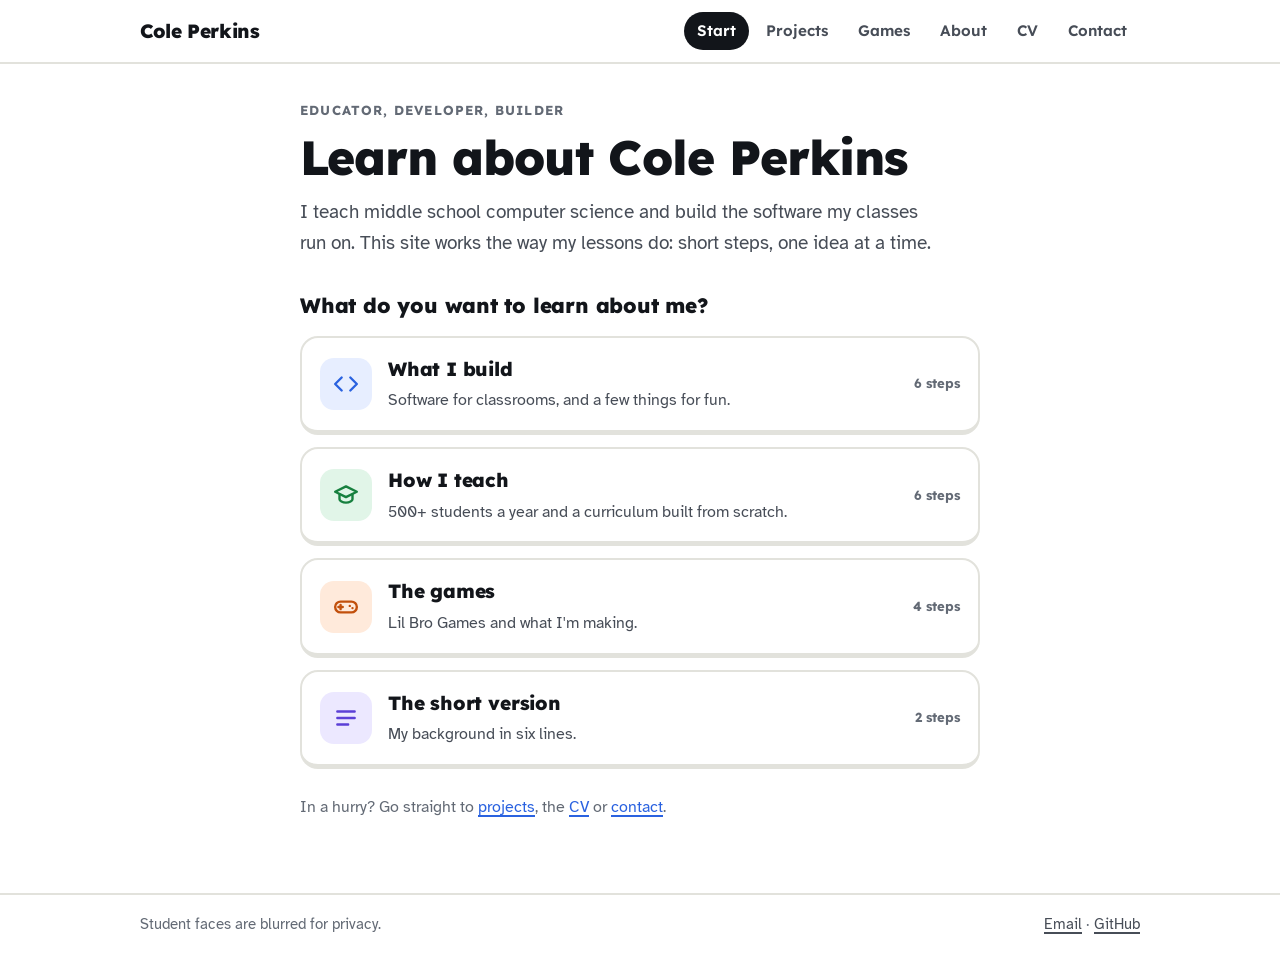
<file: index.html>
<!DOCTYPE html>
<html lang="en">
<head>
  <meta charset="UTF-8">
  <meta name="viewport" content="width=device-width, initial-scale=1.0">
  <title>Cole Perkins</title>
  <meta name="description" content="Cole Perkins: educator, developer, builder. Learn about my work in short steps.">
  <script>document.documentElement.className += ' js';</script>
  <link rel="preconnect" href="https://fonts.googleapis.com">
  <link rel="preconnect" href="https://fonts.gstatic.com" crossorigin>
  <link href="https://fonts.googleapis.com/css2?family=Atkinson+Hyperlegible:ital,wght@0,400;0,700;1,400&family=Lexend:wght@400;600;700;800&display=swap" rel="stylesheet">
  <link rel="stylesheet" href="style.css">
</head>
<body>

  <a class="skip" href="#main">Skip to content</a>
  <header class="top">
    <div class="top-in">
      <a class="brand" href="index.html">Cole Perkins</a>
      <nav aria-label="Main">
        <a href="index.html" class="active">Start</a>
        <a href="portfolio.html">Projects</a>
        <a href="games.html">Games</a>
        <a href="about.html">About</a>
        <a href="cv.html">CV</a>
        <a href="contact.html">Contact</a>
      </nav>
    </div>
  </header>

  <div class="lesson-bar" id="lesson-bar" hidden>
    <div class="lesson-bar-in">
      <button class="exit" id="lesson-exit" type="button" aria-label="Back to all topics">
        <svg viewBox="0 0 16 16" aria-hidden="true"><path d="M3 3l10 10M13 3L3 13"/></svg>
      </button>
      <div class="track" role="progressbar" aria-label="Lesson progress" aria-valuemin="0" aria-valuemax="100" aria-valuenow="0" id="lesson-track"><div class="fill" id="lesson-fill"></div></div>
      <span class="count" id="lesson-count"></span>
    </div>
  </div>

  <main id="main" class="learn">

    <!-- ── Start: pick a topic ── -->
    <section class="chooser" id="chooser">
      <p class="eyebrow">Educator, developer, builder</p>
      <h1>Learn about Cole Perkins</h1>
      <p class="lede">I teach middle school computer science and build the software my classes run on. This site works the way my lessons do: short steps, one idea at a time.</p>

      <p class="ask">What do you want to learn about me?</p>
      <div class="paths">
        <a class="path p-build" href="#build" data-path="build">
          <span class="icon"><svg viewBox="0 0 24 24" aria-hidden="true"><path d="M8 6l-6 6 6 6M16 6l6 6-6 6"/></svg></span>
          <span class="name">What I build</span>
          <span class="what">Software for classrooms, and a few things for fun.</span>
          <span class="len" data-len="6 steps">6 steps</span>
        </a>
        <a class="path p-teach" href="#teach" data-path="teach">
          <span class="icon"><svg viewBox="0 0 24 24" aria-hidden="true"><path d="M2 9l10-5 10 5-10 5z"/><path d="M6 11.5V16c0 1.4 2.7 3 6 3s6-1.6 6-3v-4.5"/></svg></span>
          <span class="name">How I teach</span>
          <span class="what">500+ students a year and a curriculum built from scratch.</span>
          <span class="len" data-len="6 steps">6 steps</span>
        </a>
        <a class="path p-games" href="#games" data-path="games">
          <span class="icon"><svg viewBox="0 0 24 24" aria-hidden="true"><rect x="2" y="7" width="20" height="10" rx="5"/><path d="M7 10v4M5 12h4"/><path d="M15.5 11h.01M18 13h.01"/></svg></span>
          <span class="name">The games</span>
          <span class="what">Lil Bro Games and what I'm making.</span>
          <span class="len" data-len="4 steps">4 steps</span>
        </a>
        <a class="path p-short" href="#short" data-path="short">
          <span class="icon"><svg viewBox="0 0 24 24" aria-hidden="true"><path d="M4 6h16M4 12h16M4 18h10"/></svg></span>
          <span class="name">The short version</span>
          <span class="what">My background in six lines.</span>
          <span class="len" data-len="2 steps">2 steps</span>
        </a>
      </div>

      <p class="skip-links">In a hurry? Go straight to <a href="portfolio.html">projects</a>, the <a href="cv.html">CV</a> or <a href="contact.html">contact</a>.</p>
    </section>

    <!-- ── Lesson: What I build ── -->
    <article class="lesson p-build" id="build" data-title="What I build">
      <p class="eyebrow">What I build</p>

      <div class="step">
        <h2 tabindex="-1">I build software for classrooms.</h2>
        <p>I'm a middle school computer science teacher with a software background. When a tool I needed didn't exist, I built it.</p>
        <p><strong>Most of my projects started as something my own students needed.</strong></p>
      </div>

      <div class="step">
        <h2 tabindex="-1">The biggest one is MS Code Lab.</h2>
        <p>MS Code Lab is a platform of computer science courses for grades 6 to 8. Each course is a full unit with its own lessons, checks, projects and game.</p>
        <div class="quiz">
          <p class="q">How many full courses run on it?</p>
          <div class="options">
            <button class="option" type="button">Two</button>
            <button class="option" type="button">Four</button>
            <button class="option" type="button" data-correct>Seven</button>
          </div>
          <div class="feedback" aria-live="polite">
            <p><span class="verdict"></span> Seven courses: game programming, circuits, cybersecurity, block coding, phone apps, robotics and networking. <strong>More than 200 lessons</strong> share one teacher account.</p>
          </div>
        </div>
        <img src="images/mscodelab-map.jpg" width="1400" height="860" loading="lazy" alt="The Pixel Trail course map: a blocky landscape where each student's character stands at the lesson they have reached.">
        <p class="cap">Pixel Trail, the JavaScript game programming course. <a href="https://mscodelab.org" target="_blank" rel="noopener">Visit mscodelab.org</a></p>
      </div>

      <div class="step">
        <h2 tabindex="-1">It is a product, not a set of slides.</h2>
        <p>Every course has a gradebook that fills itself in, a help queue for stuck students, a screen to project for the class, and a report of the steps students found confusing.</p>
        <p><strong>No student email. No ads. No trackers.</strong> Each school's data is walled off in the database itself.</p>
        <img src="images/mscodelab-teacher-screen.jpg" width="1400" height="875" loading="lazy" alt="The class screen a teacher projects: a race track through today's lesson, a class goal, a countdown and recent wins. No grades are shown.">
        <p class="cap">The screen for the board. It never shows grades.</p>
      </div>

      <div class="step">
        <h2 tabindex="-1">I also build tools for schools.</h2>
        <p>Teachers and administrators have their own problems. These are the ones I've built for.</p>
        <div class="work-list">
          <a class="work-list-item" href="https://curriclio.app" target="_blank" rel="noopener">
            <span class="title">Curriclio</span>
            <span class="descriptor">Districts collect unit plans through a draft, submit, review, approve workflow. Next.js and Postgres.</span>
          </a>
          <a class="work-list-item" href="https://school-heartbeat.vercel.app" target="_blank" rel="noopener">
            <span class="title">Heartbeat</span>
            <span class="descriptor">A school communication and operations hub.</span>
          </a>
          <a class="work-list-item" href="work-apps.html">
            <span class="title">Rams Care Dashboard</span>
            <span class="descriptor">Staff explore PBIS survey data by grade, section and question. Streamlit and Python.</span>
          </a>
        </div>
      </div>

      <div class="step">
        <h2 tabindex="-1">Not everything is for school.</h2>
        <p>Bass Lake is a 2D multiplayer fly fishing game I wrote in p5.js. You paddle a kayak around a lake that is different every time you play.</p>
        <div class="quiz">
          <p class="q">How does the lake get a new shoreline each time?</p>
          <div class="options">
            <button class="option" type="button">A set of hand-drawn maps, picked at random</button>
            <button class="option" type="button" data-correct>Marching squares over a noise field</button>
            <button class="option" type="button">A traced photo of a real lake</button>
          </div>
          <div class="feedback" aria-live="polite">
            <p><span class="verdict"></span> The lake is generated with marching squares over 2D noise. Panfish school with a boids algorithm, bass run a state machine, and multiplayer goes through Supabase. <strong>No game engine.</strong></p>
          </div>
        </div>
        <img src="images/bass-lake-1.png" width="1554" height="874" loading="lazy" alt="Bass Lake: a kayak on green water beside lily pads and a shoreline.">
        <p class="cap"><a href="https://perkinscole.github.io/bass-lake/" target="_blank" rel="noopener">Play Bass Lake</a></p>
      </div>

      <div class="step">
        <h2 tabindex="-1">I like live data.</h2>
        <p>A few projects that pull real data and make it readable.</p>
        <div class="work-list">
          <a class="work-list-item" href="https://perkinscole.github.io/hab-dashboard/" target="_blank" rel="noopener">
            <span class="title">HAB Dashboard</span>
            <span class="descriptor">Live algal bloom risk for the Charles River, from USGS and National Weather Service data.</span>
          </a>
          <a class="work-list-item" href="https://perkinscole.github.io/satellite-visualizer/" target="_blank" rel="noopener">
            <span class="title">Satellite Visualizer</span>
            <span class="descriptor">A real-time tracker of satellites in orbit, in 3D.</span>
          </a>
          <a class="work-list-item" href="https://perkinscole.github.io/neural-network-site/" target="_blank" rel="noopener">
            <span class="title">Neural Network Explainer</span>
            <span class="descriptor">An interactive walkthrough of how neural networks work.</span>
          </a>
        </div>
      </div>

      <div class="step wrap-up">
        <h2 tabindex="-1">That's what I build.</h2>
        <p>I work in JavaScript, Python, React, Node.js, p5.js, Three.js and Supabase.</p>
        <div class="btn-row">
          <a class="btn" href="portfolio.html">See every project</a>
          <a class="btn ghost" href="#teach">Next: how I teach</a>
          <a class="btn ghost" href="contact.html">Get in touch</a>
        </div>
      </div>
    </article>

    <!-- ── Lesson: How I teach ── -->
    <article class="lesson p-teach" id="teach" data-title="How I teach">
      <p class="eyebrow">How I teach</p>

      <div class="step">
        <h2 tabindex="-1">I teach computer science to grades 6 to 8.</h2>
        <p>I'm the computer science teacher at Robert Adams Middle School in Holliston, Massachusetts.</p>
        <div class="quiz">
          <p class="q">How many students do I teach in a year?</p>
          <div class="options">
            <button class="option" type="button">About 120</button>
            <button class="option" type="button">About 250</button>
            <button class="option" type="button" data-correct>More than 500</button>
          </div>
          <div class="feedback" aria-live="polite">
            <p><span class="verdict"></span> More than 500 students a year, across 30 sections. <strong>That scale shapes everything I design.</strong></p>
          </div>
        </div>
      </div>

      <div class="step">
        <h2 tabindex="-1">I built the curriculum from scratch.</h2>
        <p>I wrote the full computer science curriculum for grades 6 to 8. It covers <strong>robotics, AI, programming, and safety and ethics.</strong></p>
        <div class="stats">
          <div class="stat"><b>500+</b><span>students a year</span></div>
          <div class="stat"><b>30</b><span>sections a year</span></div>
          <div class="stat"><b>3</b><span>grade levels</span></div>
        </div>
        <p class="cap"><a href="work-curriculum.html">See the curriculum</a></p>
      </div>

      <div class="step">
        <h2 tabindex="-1">Four rules I design lessons by.</h2>
        <p>A student with an IEP, a student still learning English and a student racing ahead should all be able to work in the same room, on the same lesson.</p>
        <ol class="rules">
          <li><b>One short instruction at a time.</b><span>Every step is a single, plainly worded task.</span></li>
          <li><b>Support that fades.</b><span>Early lessons show exactly what to add. Later ones set a goal and keep a hint one tap away.</span></li>
          <li><b>Choice without chaos.</b><span>Students pick projects by interest, and the class still moves through the same big ideas.</span></li>
          <li><b>Points never come from grades.</b><span>Rewards follow progress and helping others, so nobody can see who is behind.</span></li>
        </ol>
      </div>

      <div class="step">
        <h2 tabindex="-1">I redesigned my classroom.</h2>
        <p>The room had fluorescent lights and rows of identical tables.</p>
        <div class="quiz">
          <p class="q">What did I do before changing anything?</p>
          <div class="options">
            <button class="option" type="button">Asked for a furniture budget</button>
            <button class="option" type="button" data-correct>Surveyed my students</button>
            <button class="option" type="button">Sketched a new floor plan</button>
          </div>
          <div class="feedback" aria-live="polite">
            <p><span class="verdict"></span> I asked three questions: what makes the room hard to focus in, what makes group work hard, and what would you change. The answers were consistent, so I put in <strong>warmer lighting, three seating zones and a permanent robotics area.</strong></p>
          </div>
        </div>
        <div class="pair">
          <img src="images/class-old-1-web.jpg" width="1400" height="1050" loading="lazy" alt="The classroom before: bright overhead lights and rows of tables.">
          <img src="images/robotics-area-web.jpg" width="1400" height="1050" loading="lazy" alt="The classroom after: a permanent robotics field with organized kit storage behind it.">
        </div>
        <p class="cap">Before and after. <a href="classroom-redesign.html">See the redesign</a></p>
      </div>

      <div class="step">
        <h2 tabindex="-1">I built an installation for the lobby.</h2>
        <p>For our school's Care Week I made Care Garden in p5.js. Students submitted acts of kindness at a kiosk, and each one grew a flower in a shared garden on a big screen.</p>
        <p><strong>Thousands of submissions came in over one week.</strong></p>
        <p>That was version 1. I am building <strong>version 2</strong> for this year: the garden rebuilt as a 3D block world, where a smile at the webcam grows a flower.</p>
        <img src="images/care-garden-day.png" width="1920" height="1080" loading="lazy" alt="Care Garden version 2: Robert Adams Middle School built from 3D blocks, with a lawn full of block flowers, each with a face at its center.">
        <p class="cap">Version 2, in progress. <a href="https://perkinscole.github.io/care-garden/" target="_blank" rel="noopener">Visit the garden</a></p>
      </div>

      <div class="step">
        <h2 tabindex="-1">I lead outside my own room.</h2>
        <p>As <strong>Team Leader</strong> I organize and lead meetings, carry communication between faculty and administration, and oversee staff initiatives.</p>
        <p>I run the Computer Club and the Camera Club, and I wrote a licensure guide for para-educators. Before this job I was a special education instructional assistant.</p>
      </div>

      <div class="step wrap-up">
        <h2 tabindex="-1">That's how I teach.</h2>
        <p>The software I build comes out of this work.</p>
        <div class="btn-row">
          <a class="btn" href="#build">Next: what I build</a>
          <a class="btn ghost" href="cv.html">Read the CV</a>
          <a class="btn ghost" href="contact.html">Get in touch</a>
        </div>
      </div>
    </article>

    <!-- ── Lesson: The games ── -->
    <article class="lesson p-games" id="games" data-title="The games">
      <p class="eyebrow">The games</p>

      <div class="step">
        <h2 tabindex="-1">Lil Bro Games is my game studio.</h2>
        <p>It's named for my brother and me.</p>
        <div class="pair">
          <img src="images/lilbro-games.webp" loading="lazy" alt="The Lil Bro Games logo: a small cat wiring up the brain of a big cat in a Big Bro shirt.">
          <img src="images/me-and-bro.jpg" loading="lazy" alt="Cole and his brother as kids in an airport.">
        </div>
      </div>

      <div class="step">
        <h2 tabindex="-1">Bass Lake is a fly fishing game.</h2>
        <p>You paddle a kayak, false-cast to work out line, and drop a fly where the fish are. There are three flies to choose from.</p>
        <div class="quiz">
          <p class="q">What happens if you cast the wrong fly?</p>
          <div class="options">
            <button class="option" type="button">You lose a life</button>
            <button class="option" type="button" data-correct>The fish ignore you</button>
            <button class="option" type="button">The game swaps it for the right one</button>
          </div>
          <div class="feedback" aria-live="polite">
            <p><span class="verdict"></span> Dry flies bring up bluegill and pumpkinseed. Nymphs catch crappie. Wooly buggers get the bass. <strong>The wrong fly gets nothing.</strong></p>
          </div>
        </div>
        <img src="images/bass-lake-menu.png" loading="lazy" alt="The Bass Lake menu: two lakes and three flies, each matched to a fish.">
        <p class="cap"><a href="https://perkinscole.github.io/bass-lake/" target="_blank" rel="noopener">Play Bass Lake</a></p>
      </div>

      <div class="step">
        <h2 tabindex="-1">Two more are in progress.</h2>
        <p><strong>Everybody Golfs</strong> is golf like real life. You're bad and it's too hard.</p>
        <p><strong>Rat Plague</strong> is still early.</p>
      </div>

      <div class="step">
        <h2 tabindex="-1">What I play.</h2>
        <p>RPGs like <strong>Fallout</strong> and <strong>Oblivion</strong>. Strategy games like <strong>Civilization</strong>.</p>
      </div>

      <div class="step wrap-up">
        <h2 tabindex="-1">That's the games.</h2>
        <div class="btn-row">
          <a class="btn" href="games.html">Games page</a>
          <a class="btn ghost" href="#build">Next: what I build</a>
        </div>
      </div>
    </article>

    <!-- ── Lesson: The short version ── -->
    <article class="lesson p-short" id="short" data-title="The short version">
      <p class="eyebrow">The short version</p>

      <div class="step">
        <h2 tabindex="-1">My background in six lines.</h2>
        <ul class="timeline">
          <li><span class="yr">2017</span><span><b>BA in History and Computer Science.</b> Hobart College.</span></li>
          <li><span class="yr">2017</span><span><b>Solutions Architect at Appway.</b> Business process software for enterprise clients, in New York.</span></li>
          <li><span class="yr">2018</span><span><b>A year on the road.</b> 33 states.</span></li>
          <li><span class="yr">2019</span><span><b>Operations at CompostNow.</b> Raleigh, North Carolina.</span></li>
          <li><span class="yr">2021</span><span><b>Special education instructional assistant.</b> Thurston Middle School.</span></li>
          <li><span class="yr">2022</span><span><b>Computer science teacher and team leader.</b> Robert Adams Middle School, to now.</span></li>
        </ul>
      </div>

      <div class="step">
        <h2 tabindex="-1">Outside of work.</h2>
        <p>Guitar, fishing, hiking with my dog Jaco, cooking with my partner Sammie, and national parks.</p>
        <img src="images/perkins.jpg" loading="lazy" alt="Cole Perkins, smiling, with the London skyline behind him.">
      </div>

      <div class="step wrap-up">
        <h2 tabindex="-1">That's the short version.</h2>
        <div class="btn-row">
          <a class="btn" href="cv.html">Read the full CV</a>
          <a class="btn ghost" href="#build">What I build</a>
          <a class="btn ghost" href="contact.html">Get in touch</a>
        </div>
      </div>
    </article>

  </main>

  <footer class="site-footer">
    <div class="foot-in">
      <span>Student faces are blurred for privacy.</span>
      <span><a href="mailto:cole.perkins@gmail.com">Email</a> &middot; <a href="https://github.com/perkinscole" target="_blank" rel="noopener">GitHub</a></span>
    </div>
  </footer>

  <script src="learn.js"></script>
</body>
</html>
</file>
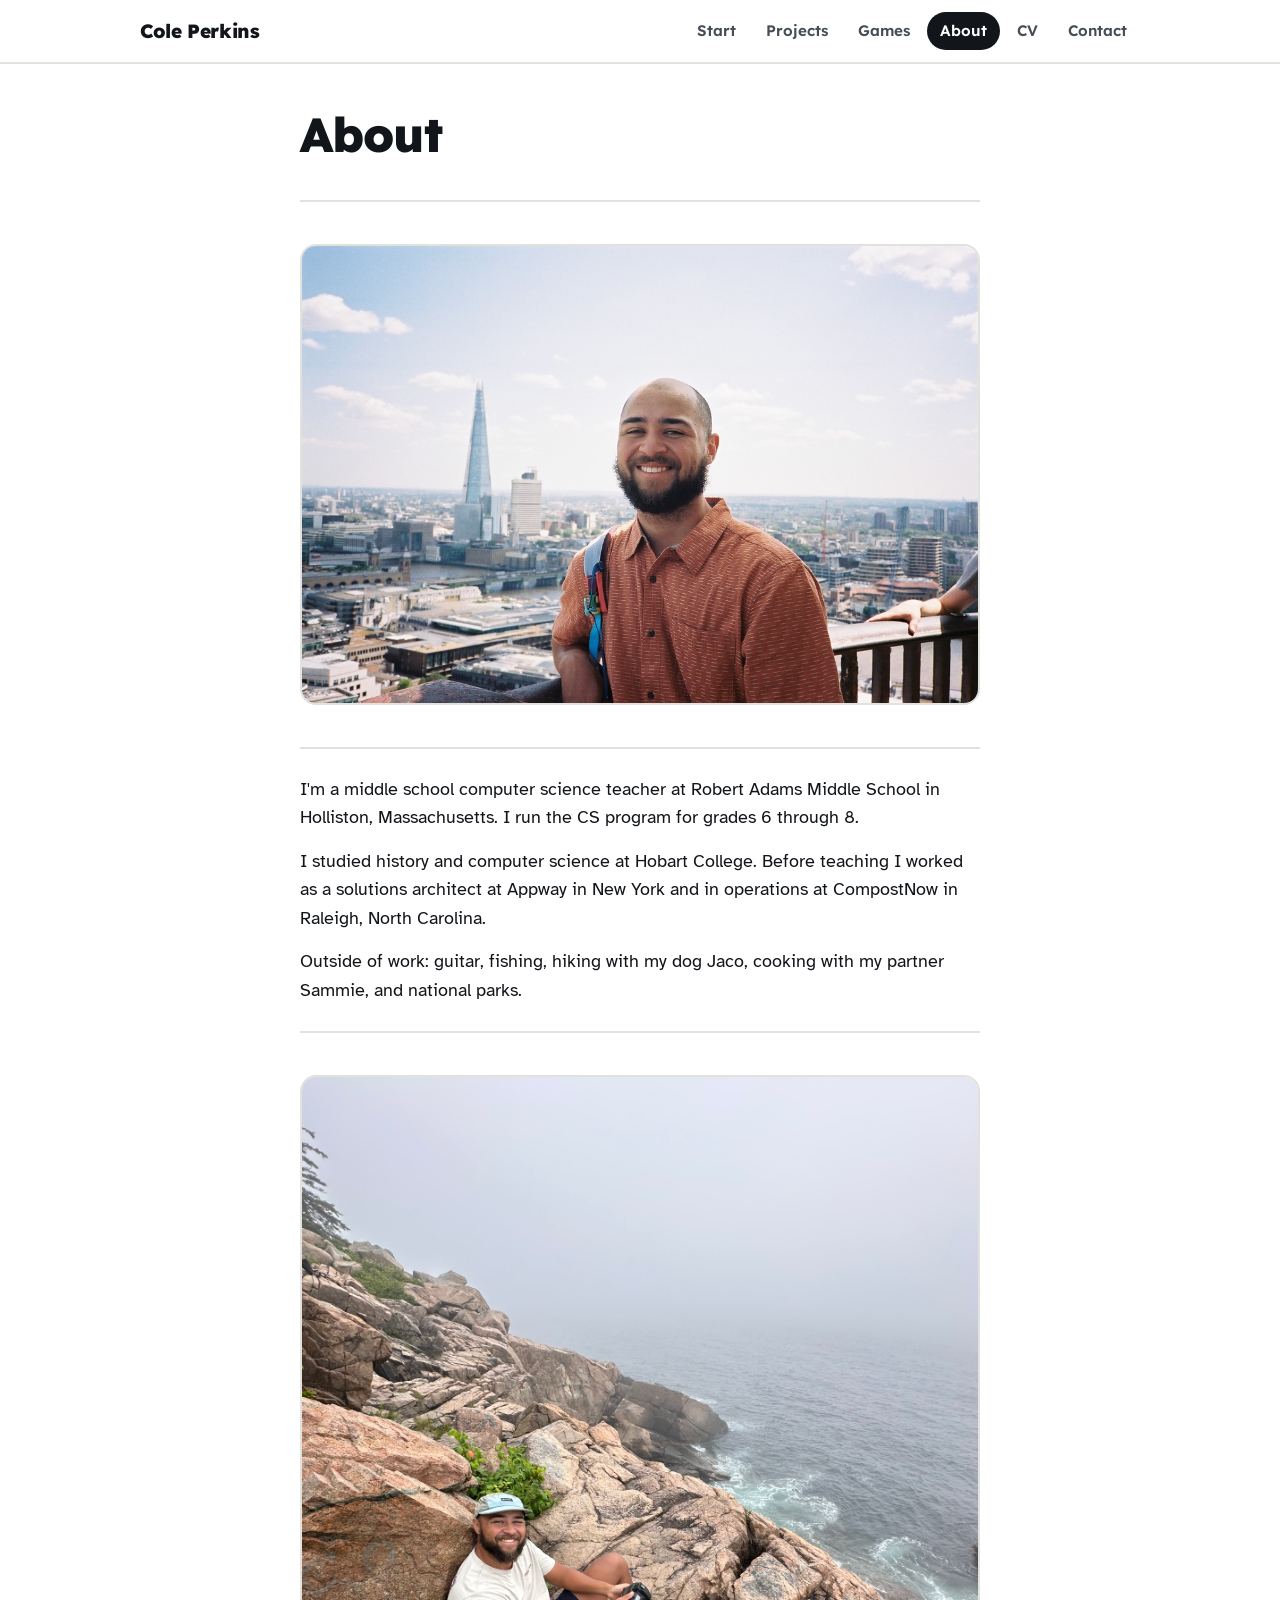
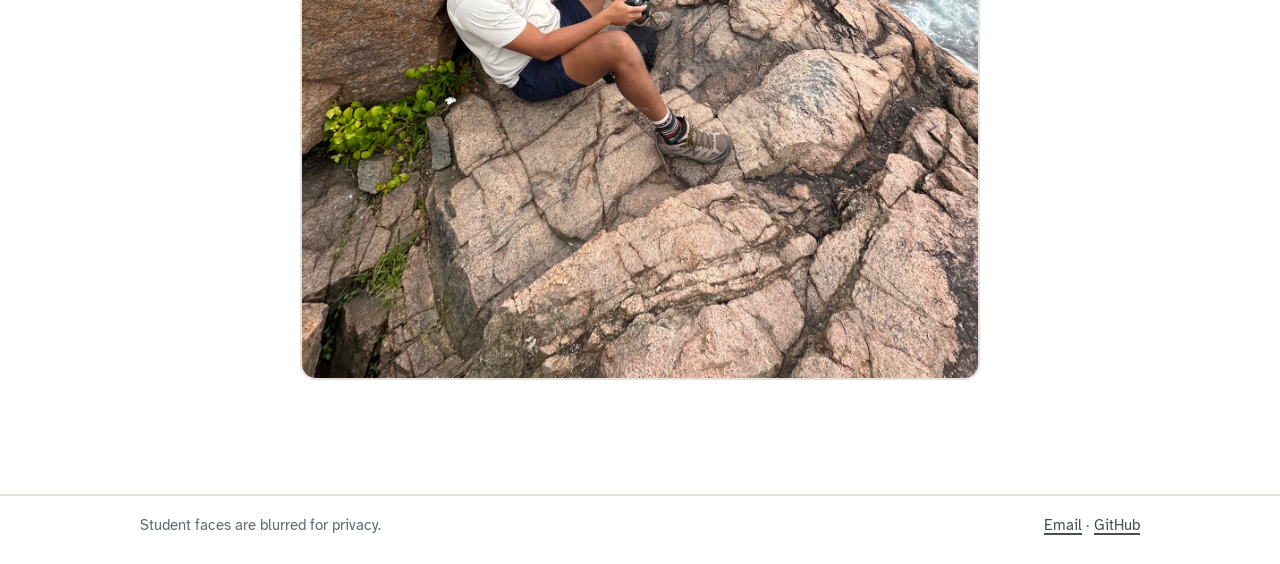
<file: about.html>
<!DOCTYPE html>
<html lang="en">
<head>
  <meta charset="UTF-8">
  <meta name="viewport" content="width=device-width, initial-scale=1.0">
  <title>About | Cole Perkins</title>
  <link rel="preconnect" href="https://fonts.googleapis.com">
  <link rel="preconnect" href="https://fonts.gstatic.com" crossorigin>
  <link href="https://fonts.googleapis.com/css2?family=Atkinson+Hyperlegible:ital,wght@0,400;0,700;1,400&family=Lexend:wght@400;600;700;800&display=swap" rel="stylesheet">
  <link rel="stylesheet" href="style.css">
</head>
<body>

  <a class="skip" href="#main">Skip to content</a>
  <header class="top">
    <div class="top-in">
      <a class="brand" href="index.html">Cole Perkins</a>
      <nav aria-label="Main">
        <a href="index.html">Start</a>
        <a href="portfolio.html">Projects</a>
        <a href="games.html">Games</a>
        <a href="about.html" class="active">About</a>
        <a href="cv.html">CV</a>
        <a href="contact.html">Contact</a>
      </nav>
    </div>
  </header>

  <main id="main">

    <section class="hero">
      <h1>About</h1>
    </section>

    <section>
      <div class="feature-media">
        <img src="images/perkins.jpg" alt="Cole Perkins, portrait in London">
      </div>
    </section>

    <section>
      <div class="prose">
        <p>I'm a middle school computer science teacher at Robert Adams Middle School in Holliston, Massachusetts. I run the CS program for grades 6 through 8.</p>

        <p>I studied history and computer science at Hobart College. Before teaching I worked as a solutions architect at Appway in New York and in operations at CompostNow in Raleigh, North Carolina.</p>

        <p>Outside of work: guitar, fishing, hiking with my dog Jaco, cooking with my partner Sammie, and national parks.</p>
      </div>
    </section>

    <section>
      <div class="feature-media">
        <img src="images/me.jpeg" alt="Cole sitting on coastal rocks">
      </div>
    </section>

  </main>

  <footer class="site-footer">
    <div class="foot-in">
      <span>Student faces are blurred for privacy.</span>
      <span><a href="mailto:cole.perkins@gmail.com">Email</a> &middot; <a href="https://github.com/perkinscole" target="_blank" rel="noopener">GitHub</a></span>
    </div>
  </footer>

</body>
</html>
</file>
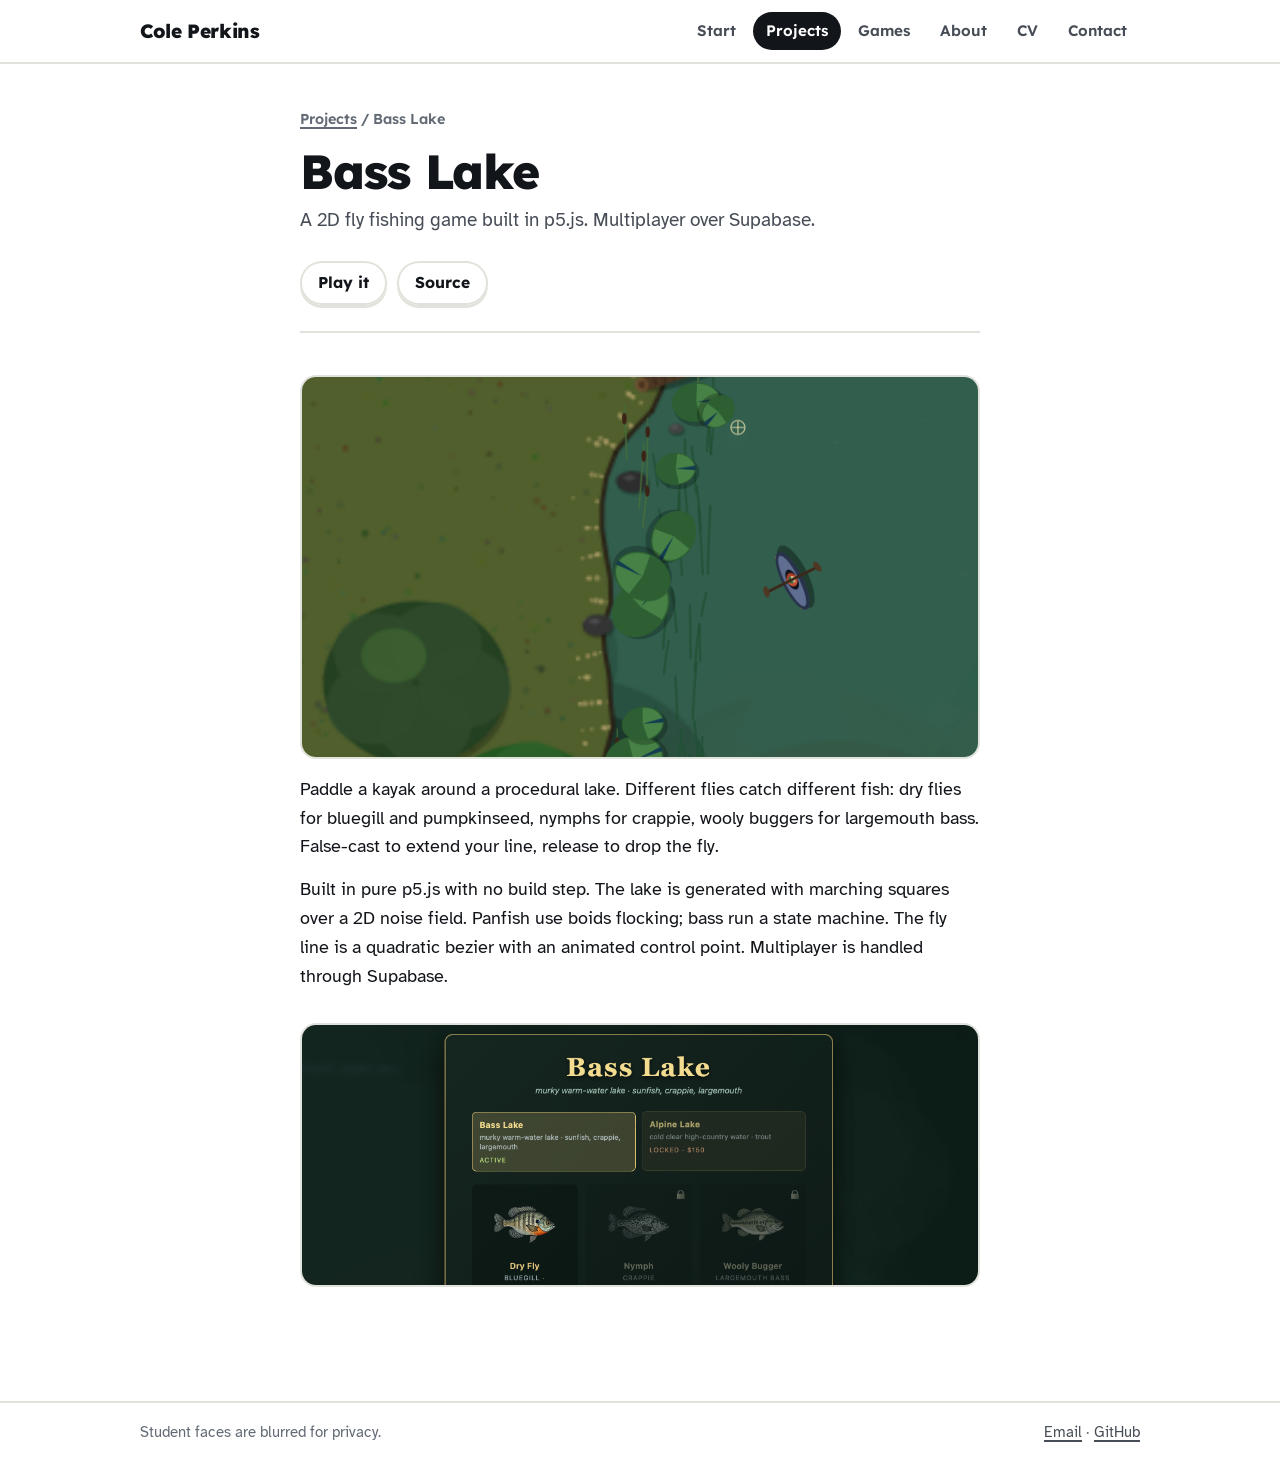
<file: bass-lake.html>
<!DOCTYPE html>
<html lang="en">
<head>
  <meta charset="UTF-8">
  <meta name="viewport" content="width=device-width, initial-scale=1.0">
  <title>Bass Lake | Cole Perkins</title>
  <link rel="preconnect" href="https://fonts.googleapis.com">
  <link rel="preconnect" href="https://fonts.gstatic.com" crossorigin>
  <link href="https://fonts.googleapis.com/css2?family=Atkinson+Hyperlegible:ital,wght@0,400;0,700;1,400&family=Lexend:wght@400;600;700;800&display=swap" rel="stylesheet">
  <link rel="stylesheet" href="style.css">
</head>
<body>

  <a class="skip" href="#main">Skip to content</a>
  <header class="top">
    <div class="top-in">
      <a class="brand" href="index.html">Cole Perkins</a>
      <nav aria-label="Main">
        <a href="index.html">Start</a>
        <a href="portfolio.html" class="active">Projects</a>
        <a href="games.html">Games</a>
        <a href="about.html">About</a>
        <a href="cv.html">CV</a>
        <a href="contact.html">Contact</a>
      </nav>
    </div>
  </header>

  <main id="main">

    <section>
      <p class="crumb"><a href="portfolio.html">Projects</a>  /  Bass Lake</p>
      <div class="feature-title">
        <h1>Bass Lake</h1>
      </div>
      <p class="lede">A 2D fly fishing game built in p5.js. Multiplayer over Supabase.</p>

      <div class="feature-links" style="margin-top:1.6rem;">
        <a href="https://perkinscole.github.io/bass-lake/" target="_blank" rel="noopener">Play it</a>
        <a href="https://github.com/perkinscole/bass-lake" target="_blank" rel="noopener">Source</a>
      </div>
    </section>

    <section>
      <div class="feature-media">
        <img src="images/bass-lake-1.png" alt="Kayak fishing among lily pads">
      </div>

      <div class="prose">
        <p>Paddle a kayak around a procedural lake. Different flies catch different fish: dry flies for bluegill and pumpkinseed, nymphs for crappie, wooly buggers for largemouth bass. False-cast to extend your line, release to drop the fly.</p>

        <p>Built in pure p5.js with no build step. The lake is generated with marching squares over a 2D noise field. Panfish use boids flocking; bass run a state machine. The fly line is a quadratic bezier with an animated control point. Multiplayer is handled through Supabase.</p>
      </div>

      <div class="feature-media" style="margin-top:2rem;">
        <img src="images/bass-lake-menu.png" alt="Lake selection menu">
      </div>
    </section>

  </main>

  <footer class="site-footer">
    <div class="foot-in">
      <span>Student faces are blurred for privacy.</span>
      <span><a href="mailto:cole.perkins@gmail.com">Email</a> &middot; <a href="https://github.com/perkinscole" target="_blank" rel="noopener">GitHub</a></span>
    </div>
  </footer>

</body>
</html>
</file>
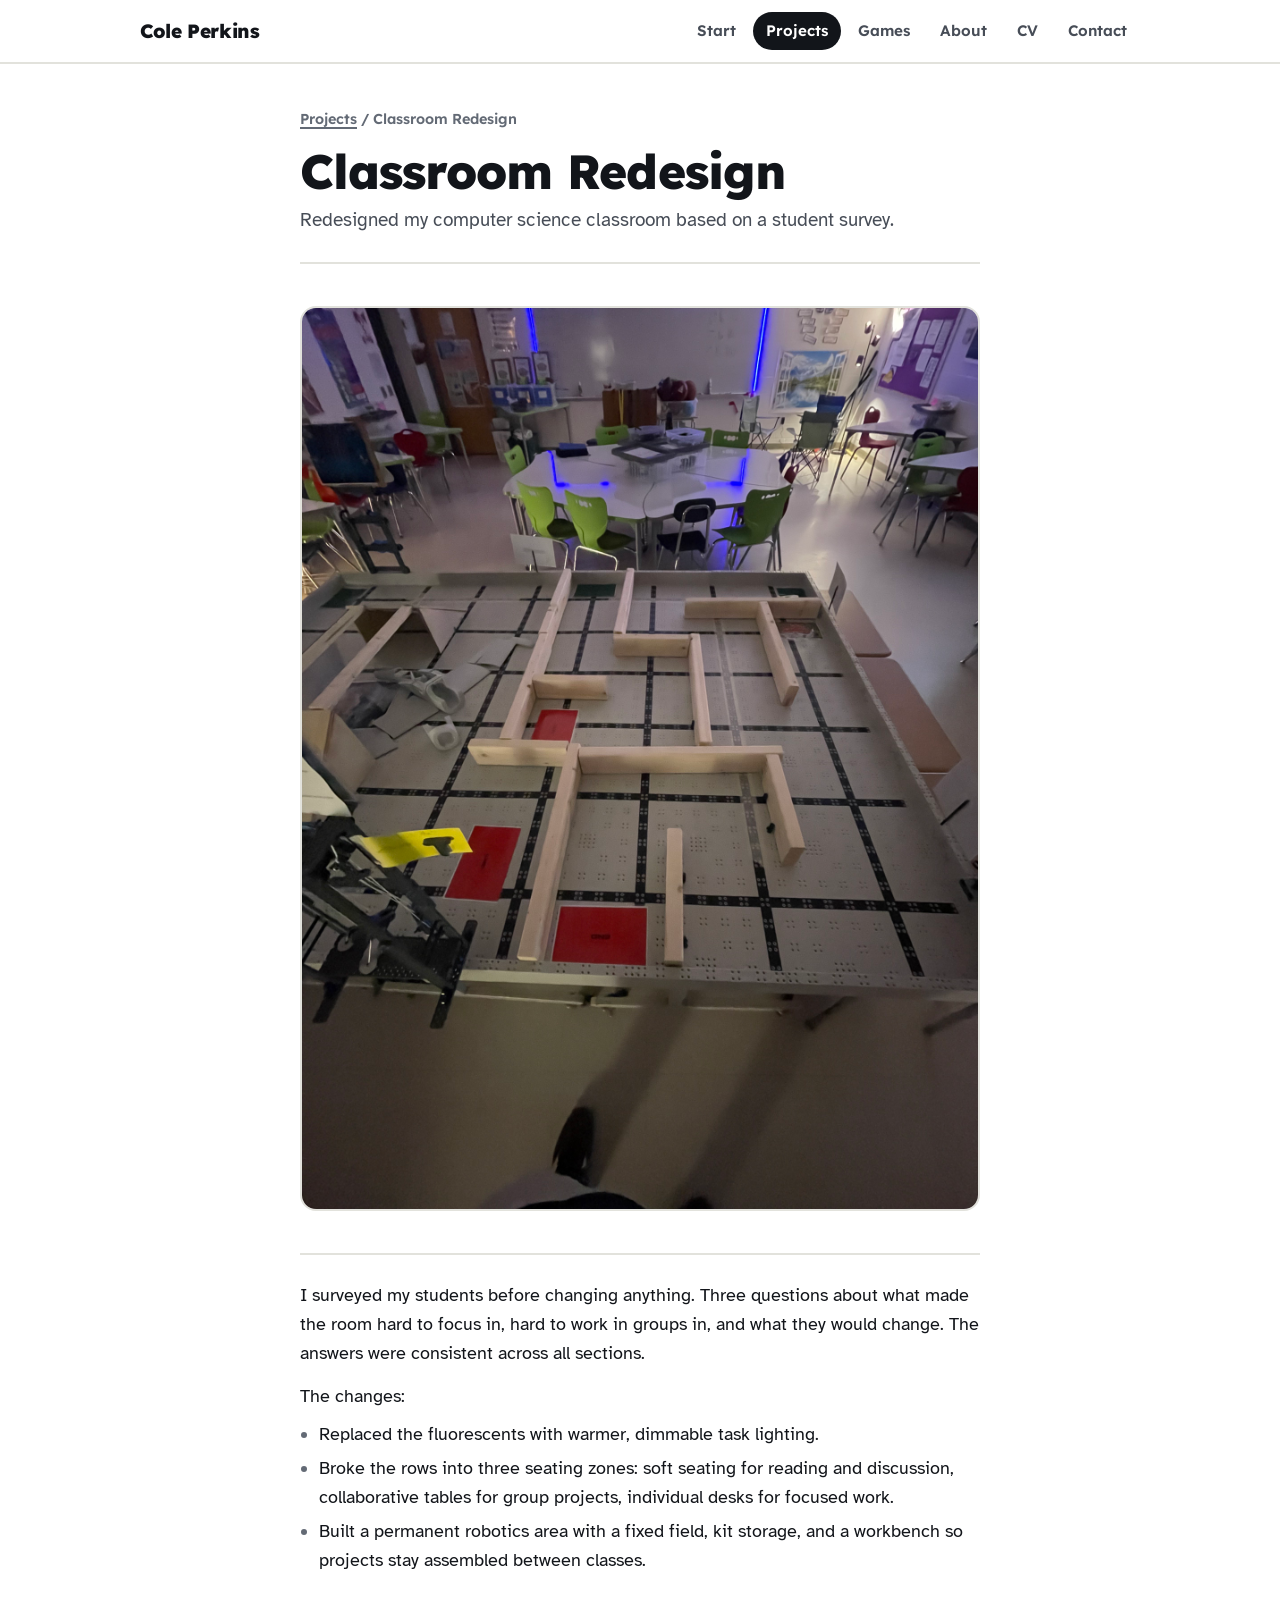
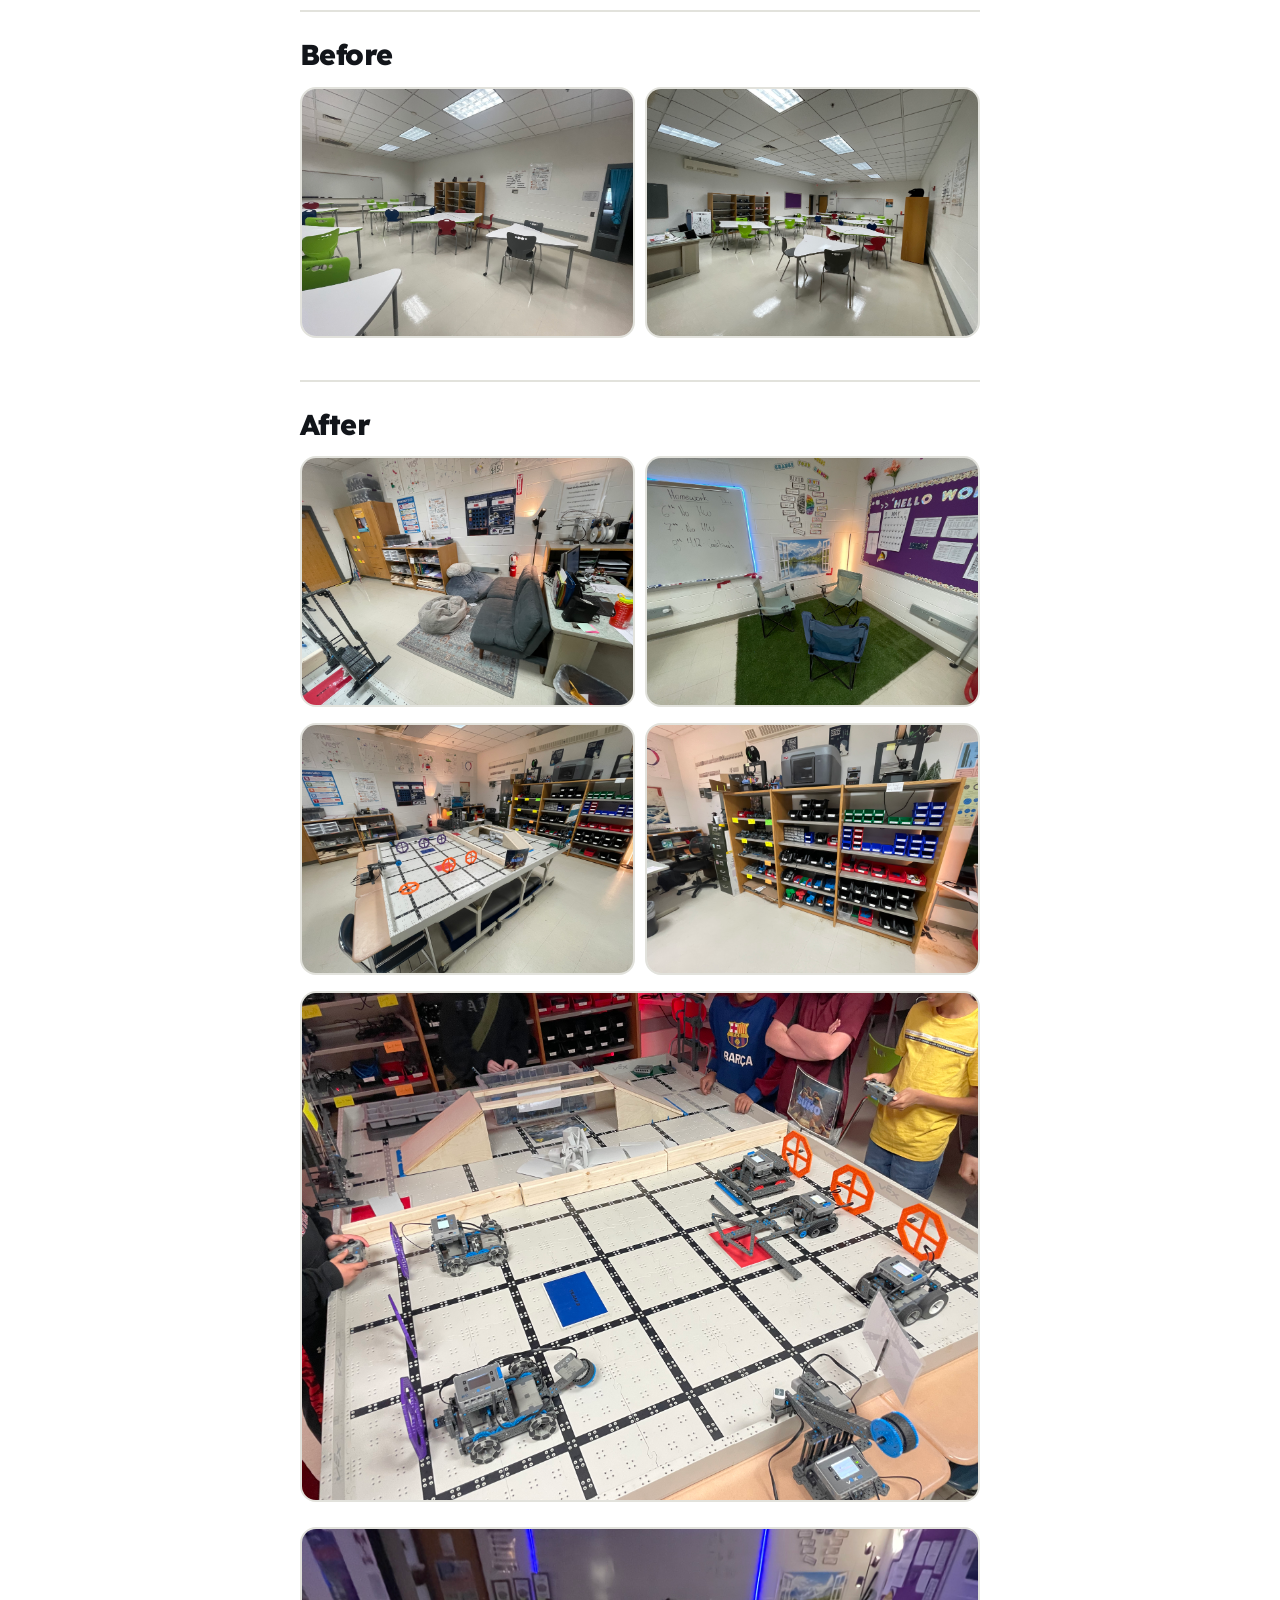
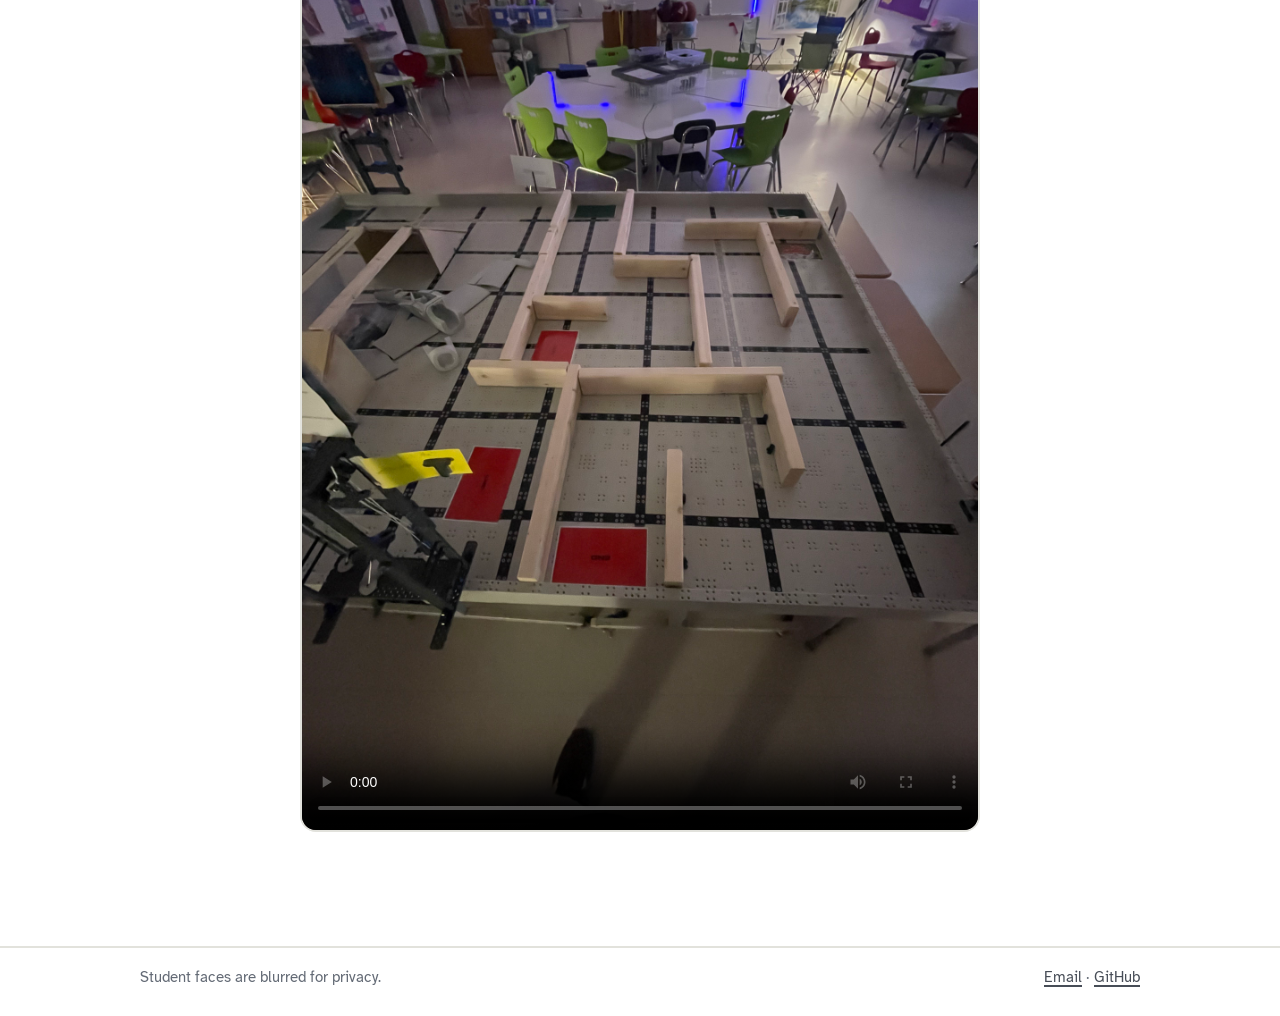
<file: classroom-redesign.html>
<!DOCTYPE html>
<html lang="en">
<head>
  <meta charset="UTF-8">
  <meta name="viewport" content="width=device-width, initial-scale=1.0">
  <title>Classroom Redesign | Cole Perkins</title>
  <link rel="preconnect" href="https://fonts.googleapis.com">
  <link rel="preconnect" href="https://fonts.gstatic.com" crossorigin>
  <link href="https://fonts.googleapis.com/css2?family=Atkinson+Hyperlegible:ital,wght@0,400;0,700;1,400&family=Lexend:wght@400;600;700;800&display=swap" rel="stylesheet">
  <link rel="stylesheet" href="style.css">
</head>
<body>

  <a class="skip" href="#main">Skip to content</a>
  <header class="top">
    <div class="top-in">
      <a class="brand" href="index.html">Cole Perkins</a>
      <nav aria-label="Main">
        <a href="index.html">Start</a>
        <a href="portfolio.html" class="active">Projects</a>
        <a href="games.html">Games</a>
        <a href="about.html">About</a>
        <a href="cv.html">CV</a>
        <a href="contact.html">Contact</a>
      </nav>
    </div>
  </header>

  <main id="main">

    <section>
      <p class="crumb"><a href="portfolio.html">Projects</a>  /  Classroom Redesign</p>
      <div class="feature-title">
        <h1>Classroom Redesign</h1>
      </div>
      <p class="lede">Redesigned my computer science classroom based on a student survey.</p>
    </section>

    <section>
      <div class="feature-media">
        <img src="images/class-new-hero.jpeg" alt="The redesigned classroom with the robotics arena and warm lighting">
      </div>
    </section>

    <section>
      <div class="prose">
        <p>I surveyed my students before changing anything. Three questions about what made the room hard to focus in, hard to work in groups in, and what they would change. The answers were consistent across all sections.</p>

        <p>The changes:</p>
        <ul style="margin-top:.6rem;padding-left:1.2rem;">
          <li>Replaced the fluorescents with warmer, dimmable task lighting.</li>
          <li>Broke the rows into three seating zones: soft seating for reading and discussion, collaborative tables for group projects, individual desks for focused work.</li>
          <li>Built a permanent robotics area with a fixed field, kit storage, and a workbench so projects stay assembled between classes.</li>
        </ul>
      </div>
    </section>

    <section>
      <h2>Before</h2>
      <div class="feature-media-grid">
        <img src="images/class-old-1.jpeg" alt="The classroom before the redesign: fluorescent lighting and rows of tables">
        <img src="images/class-old-2.jpeg" alt="The classroom before the redesign: empty rows of identical desks">
      </div>
    </section>

    <section>
      <h2>After</h2>
      <div class="feature-media-grid">
        <img src="images/cozy-corner.jpeg" alt="Soft seating area with bean bags and couches">
        <img src="images/campingcorner.jpeg" alt="Camping chairs on artificial grass with warm lighting">
      </div>

      <div class="feature-media-grid">
        <img src="images/robotics-area.jpeg" alt="The robotics arena with a permanent VEX field">
        <img src="images/robotics-parts-lab.jpeg" alt="Organized parts storage and 3D printers">
      </div>

      <div class="feature-media">
        <img src="images/prebattlevex.jpeg" alt="Students at the robotics arena with VEX robots">
      </div>

      <div class="feature-media" style="margin-top:1.6rem;">
        <video controls preload="metadata" poster="images/class-new-hero.jpeg">
          <source src="images/redesign.mp4" type="video/mp4">
          Your browser doesn't support embedded video.
        </video>
      </div>
    </section>

  </main>

  <footer class="site-footer">
    <div class="foot-in">
      <span>Student faces are blurred for privacy.</span>
      <span><a href="mailto:cole.perkins@gmail.com">Email</a> &middot; <a href="https://github.com/perkinscole" target="_blank" rel="noopener">GitHub</a></span>
    </div>
  </footer>

</body>
</html>
</file>
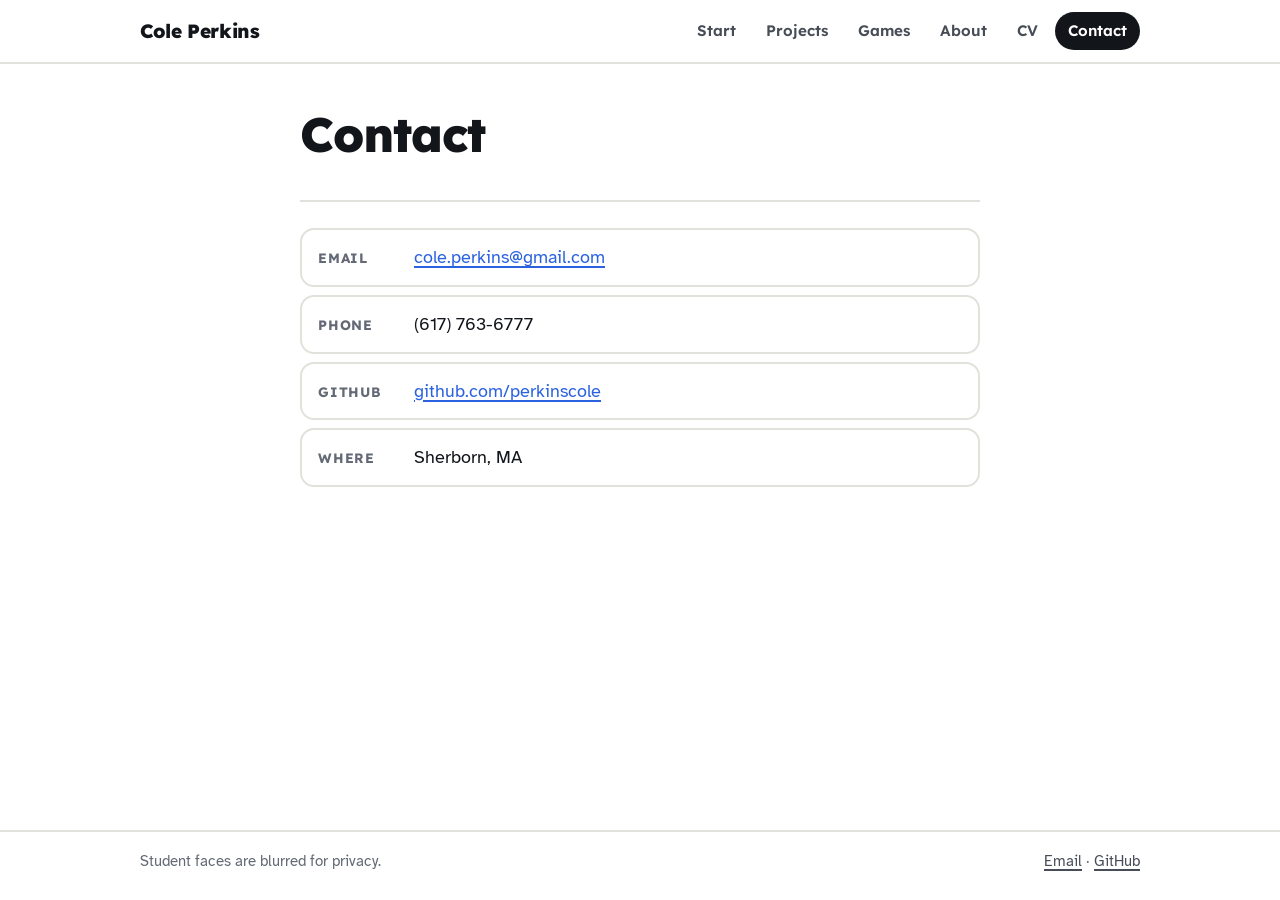
<file: contact.html>
<!DOCTYPE html>
<html lang="en">
<head>
  <meta charset="UTF-8">
  <meta name="viewport" content="width=device-width, initial-scale=1.0">
  <title>Contact | Cole Perkins</title>
  <link rel="preconnect" href="https://fonts.googleapis.com">
  <link rel="preconnect" href="https://fonts.gstatic.com" crossorigin>
  <link href="https://fonts.googleapis.com/css2?family=Atkinson+Hyperlegible:ital,wght@0,400;0,700;1,400&family=Lexend:wght@400;600;700;800&display=swap" rel="stylesheet">
  <link rel="stylesheet" href="style.css">
</head>
<body>

  <a class="skip" href="#main">Skip to content</a>
  <header class="top">
    <div class="top-in">
      <a class="brand" href="index.html">Cole Perkins</a>
      <nav aria-label="Main">
        <a href="index.html">Start</a>
        <a href="portfolio.html">Projects</a>
        <a href="games.html">Games</a>
        <a href="about.html">About</a>
        <a href="cv.html">CV</a>
        <a href="contact.html" class="active">Contact</a>
      </nav>
    </div>
  </header>

  <main id="main">

    <section class="hero">
      <h1>Contact</h1>
    </section>

    <section>
      <ul class="contact-list">
        <li><span class="label">email</span> <a href="mailto:cole.perkins@gmail.com">cole.perkins@gmail.com</a></li>
        <li><span class="label">phone</span> (617) 763-6777</li>
        <li><span class="label">github</span> <a href="https://github.com/perkinscole" target="_blank" rel="noopener">github.com/perkinscole</a></li>
        <li><span class="label">where</span> Sherborn, MA</li>
      </ul>
    </section>

  </main>

  <footer class="site-footer">
    <div class="foot-in">
      <span>Student faces are blurred for privacy.</span>
      <span><a href="mailto:cole.perkins@gmail.com">Email</a> &middot; <a href="https://github.com/perkinscole" target="_blank" rel="noopener">GitHub</a></span>
    </div>
  </footer>

</body>
</html>
</file>
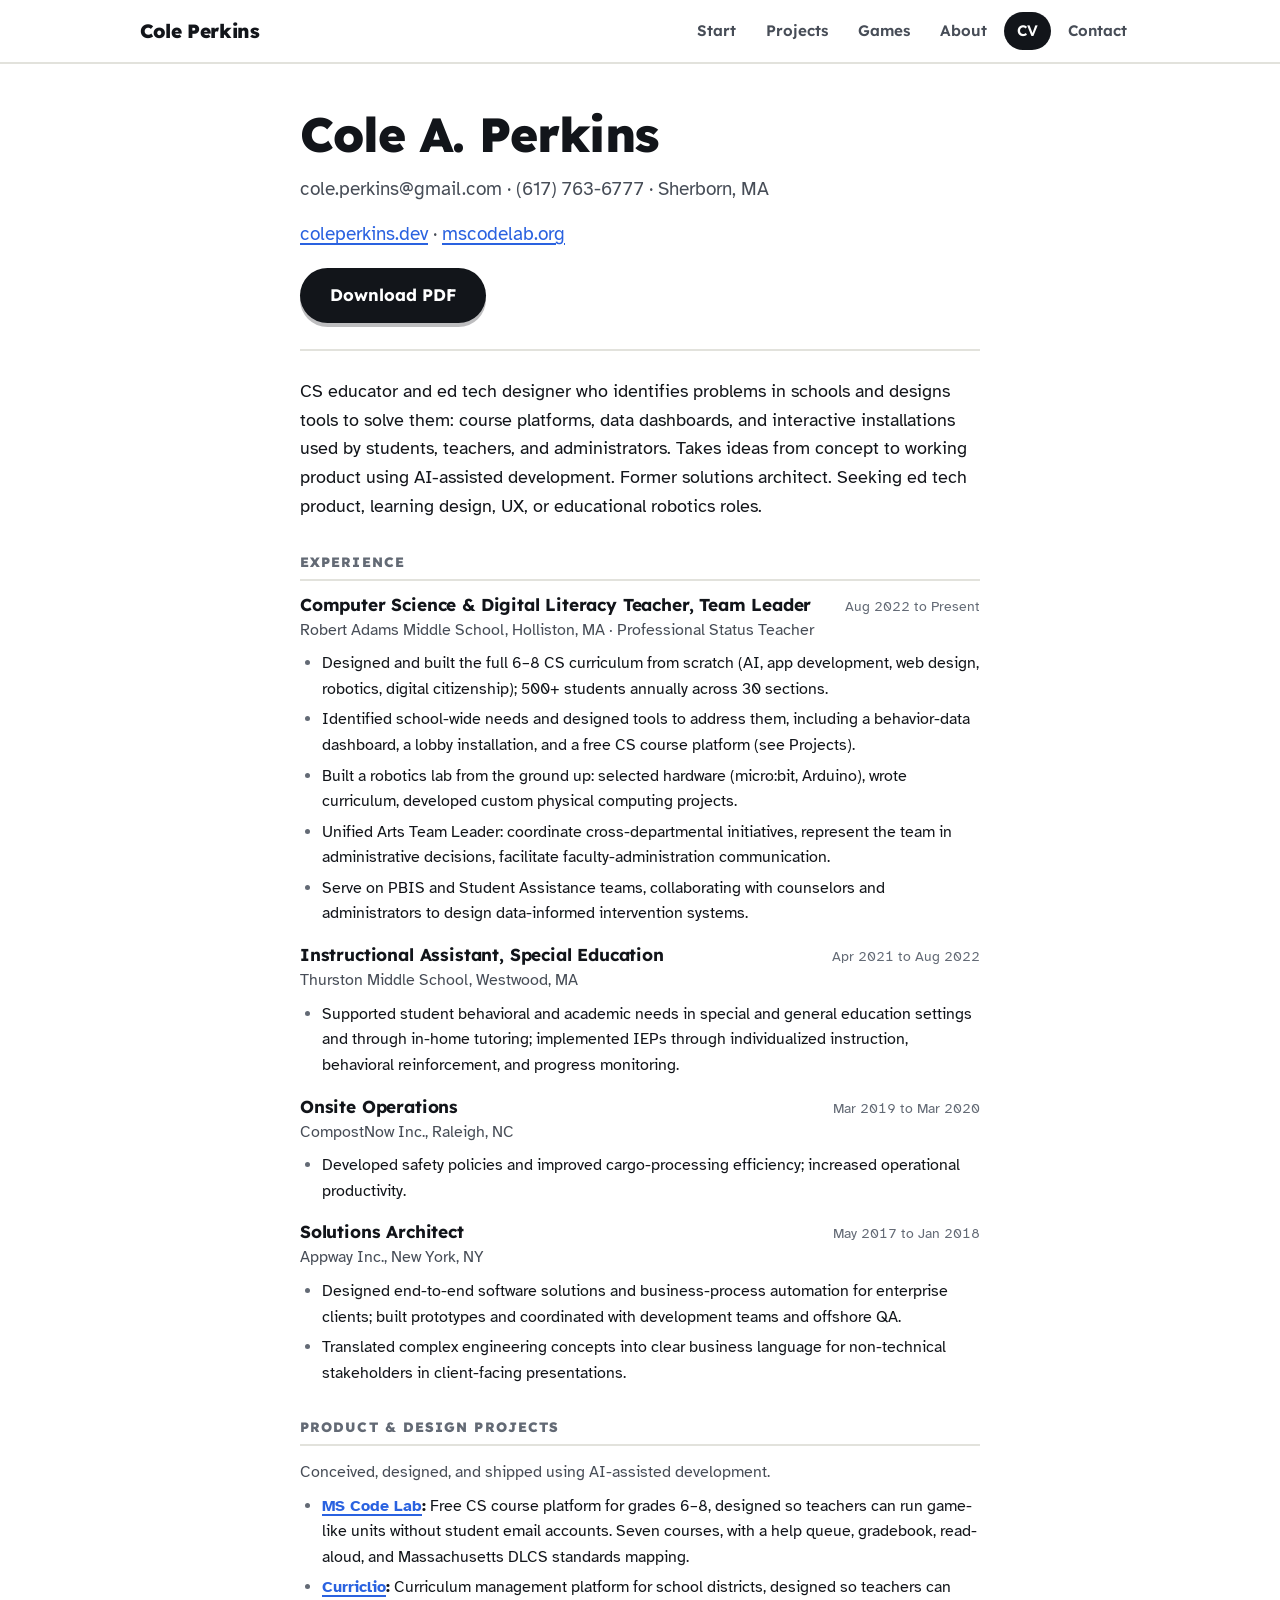
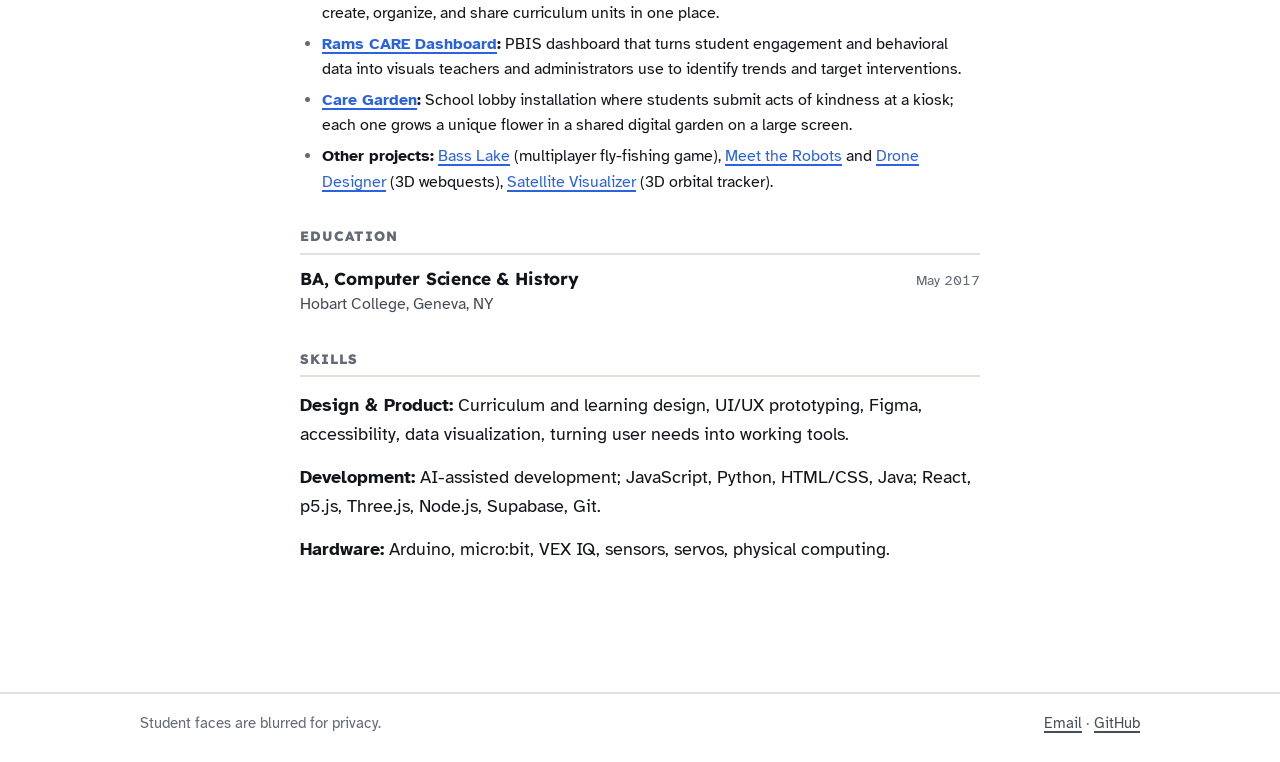
<file: cv.html>
<!DOCTYPE html>
<html lang="en">
<head>
  <meta charset="UTF-8">
  <meta name="viewport" content="width=device-width, initial-scale=1.0">
  <title>CV | Cole Perkins</title>
  <link rel="preconnect" href="https://fonts.googleapis.com">
  <link rel="preconnect" href="https://fonts.gstatic.com" crossorigin>
  <link href="https://fonts.googleapis.com/css2?family=Atkinson+Hyperlegible:ital,wght@0,400;0,700;1,400&family=Lexend:wght@400;600;700;800&display=swap" rel="stylesheet">
  <link rel="stylesheet" href="style.css">
</head>
<body>

  <a class="skip" href="#main">Skip to content</a>
  <header class="top">
    <div class="top-in">
      <a class="brand" href="index.html">Cole Perkins</a>
      <nav aria-label="Main">
        <a href="index.html">Start</a>
        <a href="portfolio.html">Projects</a>
        <a href="games.html">Games</a>
        <a href="about.html">About</a>
        <a href="cv.html" class="active">CV</a>
        <a href="contact.html">Contact</a>
      </nav>
    </div>
  </header>

  <main id="main">

    <section class="hero">
      <h1>Cole A. Perkins</h1>
      <p class="lede">cole.perkins@gmail.com  ·  (617) 763-6777  ·  Sherborn, MA</p>
      <p class="lede"><a href="https://coleperkins.dev">coleperkins.dev</a>  ·  <a href="https://mscodelab.org" target="_blank" rel="noopener">mscodelab.org</a></p>
      <p class="btn-row" style="margin-top:18px;"><a class="btn" href="Cole_Perkins_Resume.pdf" download>Download PDF</a></p>
    </section>

    <section>
      <div class="cv-section">
        <p>CS educator and ed tech designer who identifies problems in schools and designs tools to solve them: course platforms, data dashboards, and interactive installations used by students, teachers, and administrators. Takes ideas from concept to working product using AI-assisted development. Former solutions architect. Seeking ed tech product, learning design, UX, or educational robotics roles.</p>
      </div>

      <div class="cv-section">
        <div class="cv-section-title">Experience</div>

        <div class="cv-entry">
          <div class="cv-entry-line">
            <h3>Computer Science &amp; Digital Literacy Teacher, Team Leader</h3>
            <span class="date">Aug 2022 to Present</span>
          </div>
          <p class="org">Robert Adams Middle School, Holliston, MA  ·  Professional Status Teacher</p>
          <ul>
            <li>Designed and built the full 6–8 CS curriculum from scratch (AI, app development, web design, robotics, digital citizenship); 500+ students annually across 30 sections.</li>
            <li>Identified school-wide needs and designed tools to address them, including a behavior-data dashboard, a lobby installation, and a free CS course platform (see Projects).</li>
            <li>Built a robotics lab from the ground up: selected hardware (micro:bit, Arduino), wrote curriculum, developed custom physical computing projects.</li>
            <li>Unified Arts Team Leader: coordinate cross-departmental initiatives, represent the team in administrative decisions, facilitate faculty-administration communication.</li>
            <li>Serve on PBIS and Student Assistance teams, collaborating with counselors and administrators to design data-informed intervention systems.</li>
          </ul>
        </div>

        <div class="cv-entry">
          <div class="cv-entry-line">
            <h3>Instructional Assistant, Special Education</h3>
            <span class="date">Apr 2021 to Aug 2022</span>
          </div>
          <p class="org">Thurston Middle School, Westwood, MA</p>
          <ul>
            <li>Supported student behavioral and academic needs in special and general education settings and through in-home tutoring; implemented IEPs through individualized instruction, behavioral reinforcement, and progress monitoring.</li>
          </ul>
        </div>

        <div class="cv-entry">
          <div class="cv-entry-line">
            <h3>Onsite Operations</h3>
            <span class="date">Mar 2019 to Mar 2020</span>
          </div>
          <p class="org">CompostNow Inc., Raleigh, NC</p>
          <ul>
            <li>Developed safety policies and improved cargo-processing efficiency; increased operational productivity.</li>
          </ul>
        </div>

        <div class="cv-entry">
          <div class="cv-entry-line">
            <h3>Solutions Architect</h3>
            <span class="date">May 2017 to Jan 2018</span>
          </div>
          <p class="org">Appway Inc., New York, NY</p>
          <ul>
            <li>Designed end-to-end software solutions and business-process automation for enterprise clients; built prototypes and coordinated with development teams and offshore QA.</li>
            <li>Translated complex engineering concepts into clear business language for non-technical stakeholders in client-facing presentations.</li>
          </ul>
        </div>
      </div>

      <div class="cv-section">
        <div class="cv-section-title">Product &amp; Design Projects</div>
        <div class="cv-entry">
          <p class="org">Conceived, designed, and shipped using AI-assisted development.</p>
          <ul>
            <li><strong><a href="https://mscodelab.org" target="_blank" rel="noopener">MS Code Lab</a>:</strong> Free CS course platform for grades 6–8, designed so teachers can run game-like units without student email accounts. Seven courses, with a help queue, gradebook, read-aloud, and Massachusetts DLCS standards mapping.</li>
            <li><strong><a href="https://curriclio.app" target="_blank" rel="noopener">Curriclio</a>:</strong> Curriculum management platform for school districts, designed so teachers can create, organize, and share curriculum units in one place.</li>
            <li><strong><a href="https://rams-pbis-data-explorer.streamlit.app/Student_Insights" target="_blank" rel="noopener">Rams CARE Dashboard</a>:</strong> PBIS dashboard that turns student engagement and behavioral data into visuals teachers and administrators use to identify trends and target interventions.</li>
            <li><strong><a href="portfolio.html#care-garden">Care Garden</a>:</strong> School lobby installation where students submit acts of kindness at a kiosk; each one grows a unique flower in a shared digital garden on a large screen.</li>
            <li><strong>Other projects:</strong> <a href="bass-lake.html">Bass Lake</a> (multiplayer fly-fishing game), <a href="https://perkinscole.github.io/meet-the-robots/" target="_blank" rel="noopener">Meet the Robots</a> and <a href="https://perkinscole.github.io/drone-designer/" target="_blank" rel="noopener">Drone Designer</a> (3D webquests), <a href="https://perkinscole.github.io/satellite-visualizer/" target="_blank" rel="noopener">Satellite Visualizer</a> (3D orbital tracker).</li>
          </ul>
        </div>
      </div>

      <div class="cv-section">
        <div class="cv-section-title">Education</div>
        <div class="cv-entry">
          <div class="cv-entry-line">
            <h3>BA, Computer Science &amp; History</h3>
            <span class="date">May 2017</span>
          </div>
          <p class="org">Hobart College, Geneva, NY</p>
        </div>
      </div>

      <div class="cv-section">
        <div class="cv-section-title">Skills</div>
        <p><strong>Design &amp; Product:</strong> Curriculum and learning design, UI/UX prototyping, Figma, accessibility, data visualization, turning user needs into working tools.</p>
        <p><strong>Development:</strong> AI-assisted development; JavaScript, Python, HTML/CSS, Java; React, p5.js, Three.js, Node.js, Supabase, Git.</p>
        <p><strong>Hardware:</strong> Arduino, micro:bit, VEX IQ, sensors, servos, physical computing.</p>
      </div>
    </section>

  </main>

  <footer class="site-footer">
    <div class="foot-in">
      <span>Student faces are blurred for privacy.</span>
      <span><a href="mailto:cole.perkins@gmail.com">Email</a> &middot; <a href="https://github.com/perkinscole" target="_blank" rel="noopener">GitHub</a></span>
    </div>
  </footer>

</body>
</html>
</file>
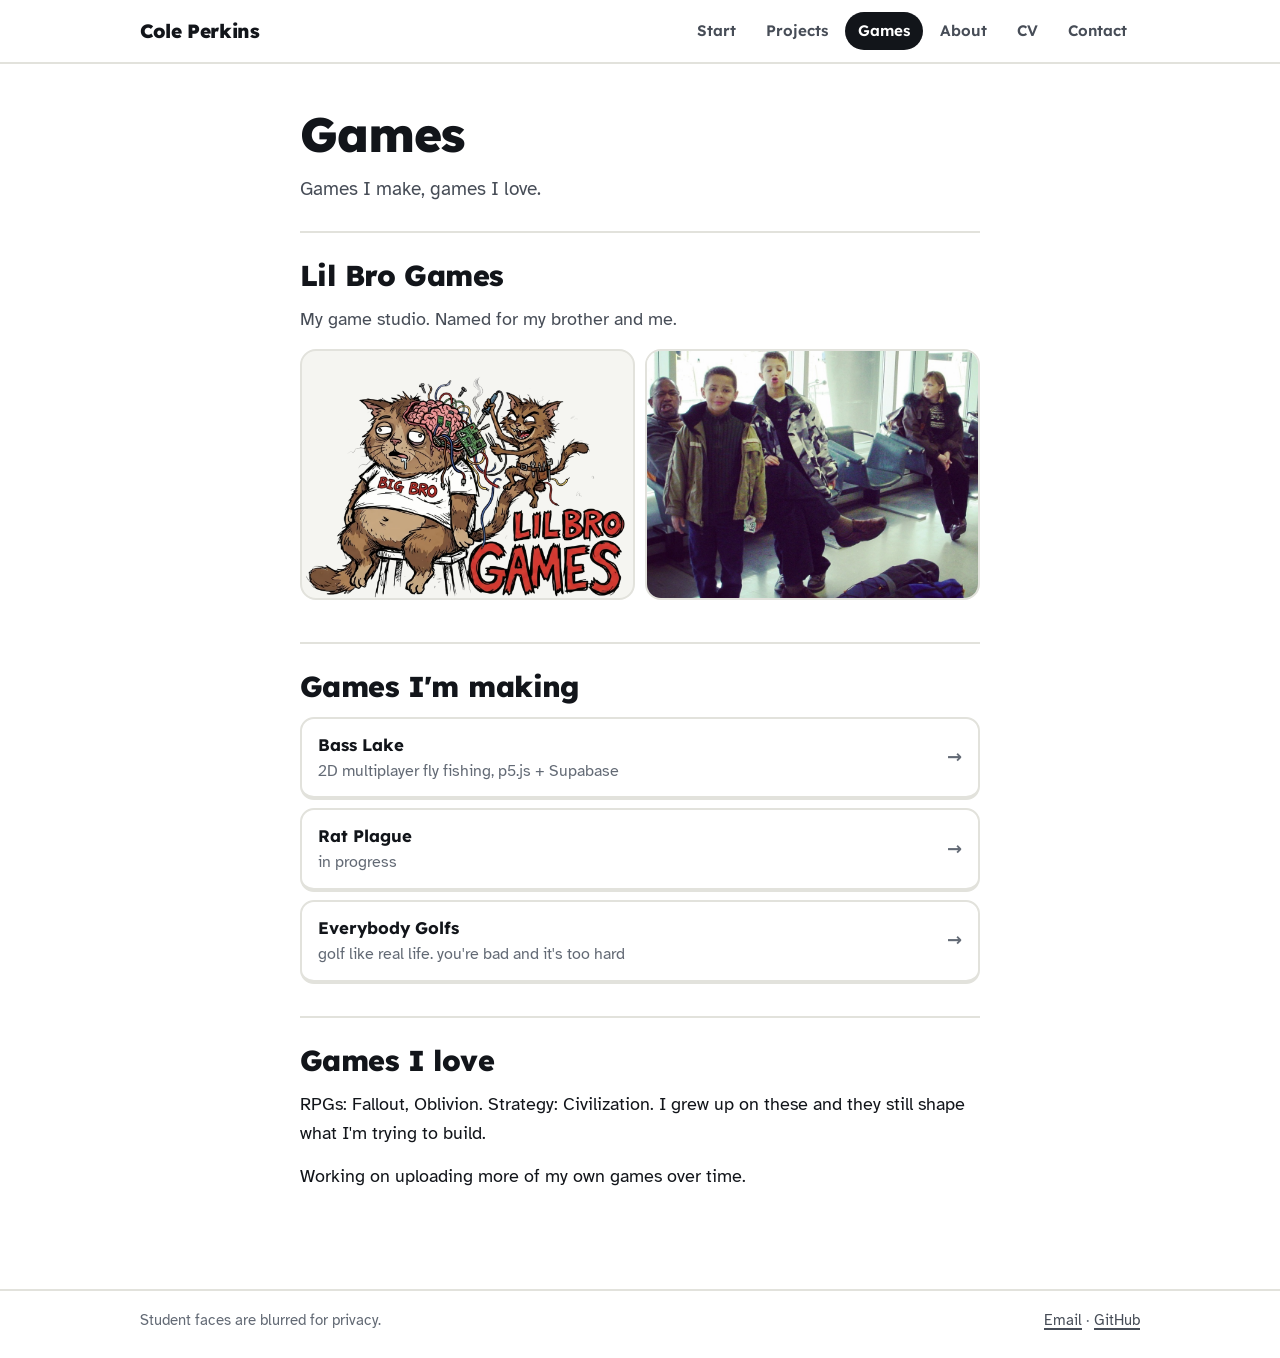
<file: games.html>
<!DOCTYPE html>
<html lang="en">
<head>
  <meta charset="UTF-8">
  <meta name="viewport" content="width=device-width, initial-scale=1.0">
  <title>Games | Cole Perkins</title>
  <link rel="preconnect" href="https://fonts.googleapis.com">
  <link rel="preconnect" href="https://fonts.gstatic.com" crossorigin>
  <link href="https://fonts.googleapis.com/css2?family=Atkinson+Hyperlegible:ital,wght@0,400;0,700;1,400&family=Lexend:wght@400;600;700;800&display=swap" rel="stylesheet">
  <link rel="stylesheet" href="style.css">
</head>
<body>

  <a class="skip" href="#main">Skip to content</a>
  <header class="top">
    <div class="top-in">
      <a class="brand" href="index.html">Cole Perkins</a>
      <nav aria-label="Main">
        <a href="index.html">Start</a>
        <a href="portfolio.html">Projects</a>
        <a href="games.html" class="active">Games</a>
        <a href="about.html">About</a>
        <a href="cv.html">CV</a>
        <a href="contact.html">Contact</a>
      </nav>
    </div>
  </header>

  <main id="main">

    <section class="hero">
      <h1>Games</h1>
      <p class="lede">Games I make, games I love.</p>
    </section>

    <section>
      <h2>Lil Bro Games</h2>
      <p class="feature-descriptor">My game studio. Named for my brother and me.</p>

      <div class="feature-media-grid">
        <img src="images/lilbro-games.webp" alt="Lil Bro Games logo: a big cat and a little cat building a brain">
        <img src="images/me-and-bro.jpg" alt="Cole and his brother as kids in an airport">
      </div>
    </section>

    <section>
      <h2>Games I'm making</h2>
      <div class="work-list">

        <a class="work-list-item" href="bass-lake.html">
          <span class="title">Bass Lake</span>
          <span class="descriptor">2D multiplayer fly fishing, p5.js + Supabase</span>
        </a>

        <a class="work-list-item" href="games.html">
          <span class="title">Rat Plague</span>
          <span class="descriptor">in progress</span>
        </a>

        <a class="work-list-item" href="games.html">
          <span class="title">Everybody Golfs</span>
          <span class="descriptor">golf like real life. you're bad and it's too hard</span>
        </a>

      </div>
    </section>

    <section>
      <h2>Games I love</h2>
      <div class="prose">
        <p>RPGs: Fallout, Oblivion. Strategy: Civilization. I grew up on these and they still shape what I'm trying to build.</p>
        <p>Working on uploading more of my own games over time.</p>
      </div>
    </section>

  </main>

  <footer class="site-footer">
    <div class="foot-in">
      <span>Student faces are blurred for privacy.</span>
      <span><a href="mailto:cole.perkins@gmail.com">Email</a> &middot; <a href="https://github.com/perkinscole" target="_blank" rel="noopener">GitHub</a></span>
    </div>
  </footer>

</body>
</html>
</file>
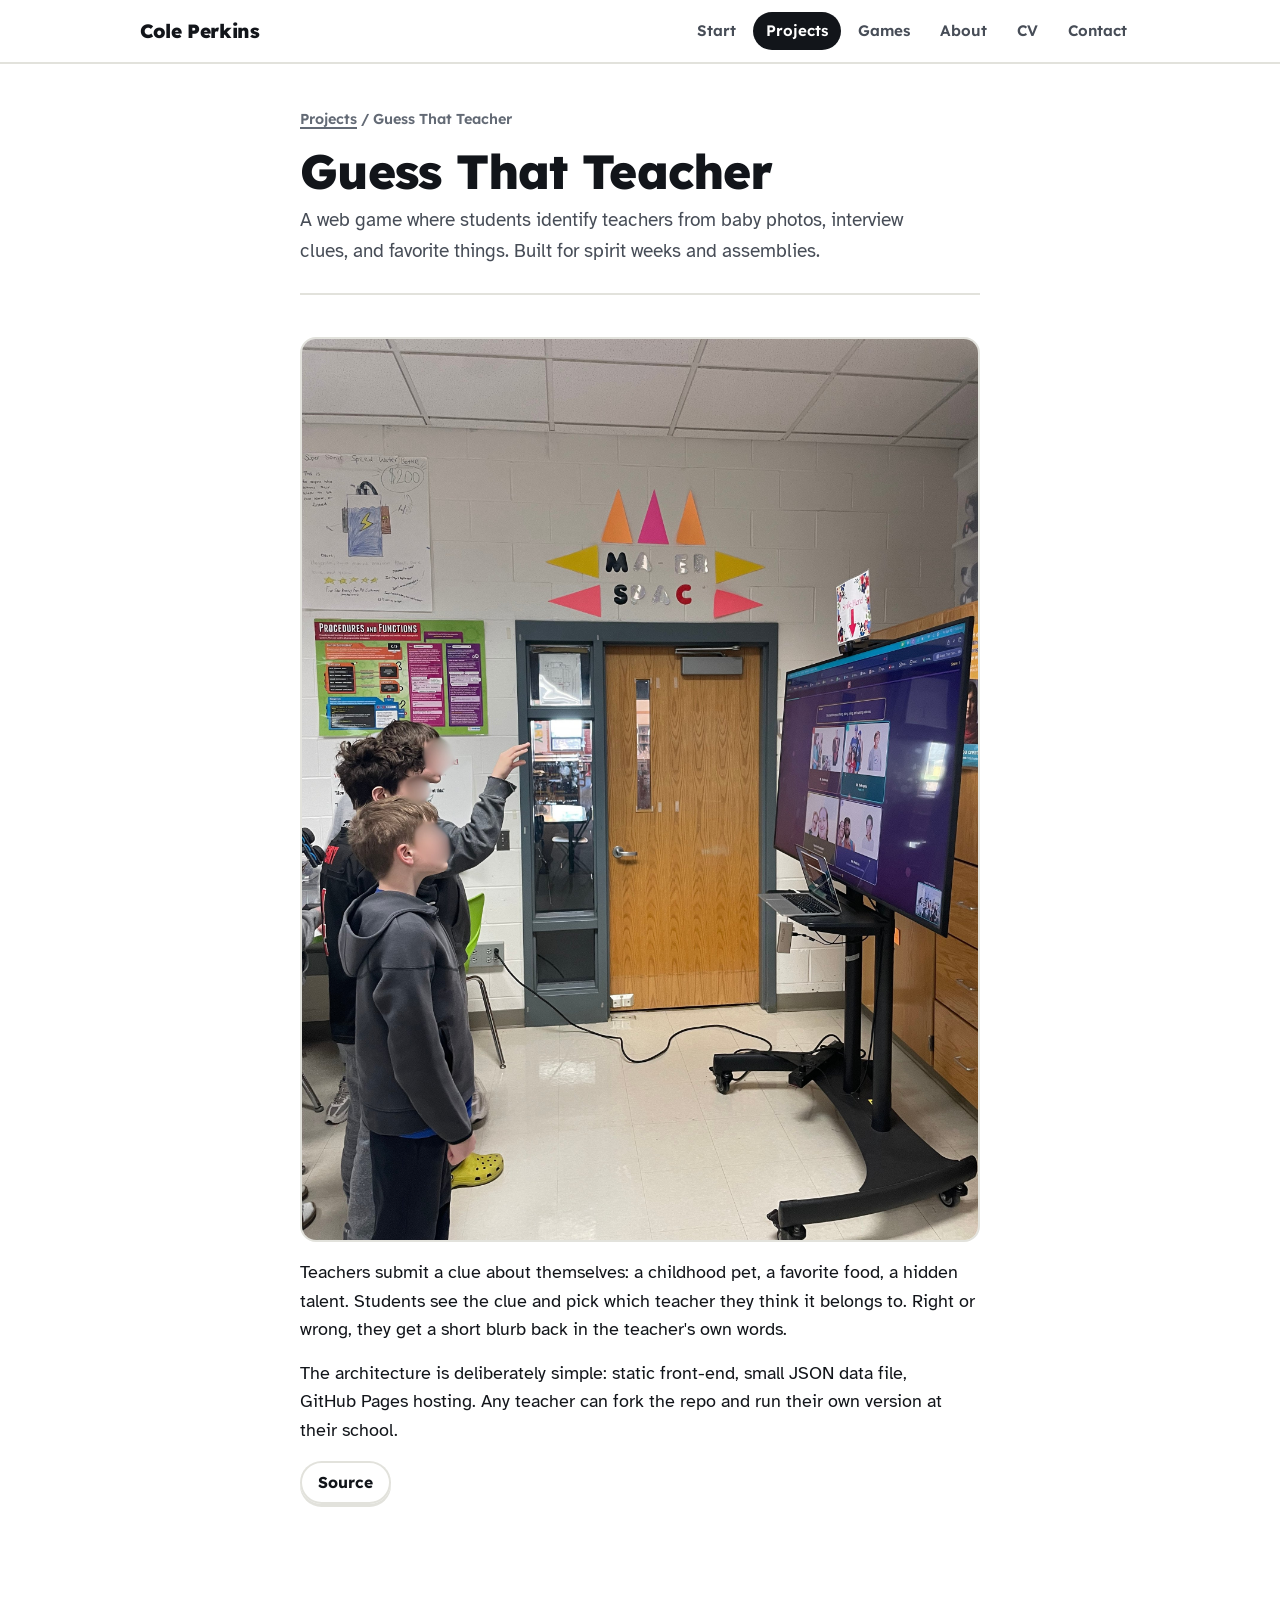
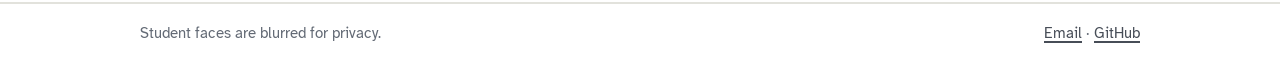
<file: guess-the-teacher.html>
<!DOCTYPE html>
<html lang="en">
<head>
  <meta charset="UTF-8">
  <meta name="viewport" content="width=device-width, initial-scale=1.0">
  <title>Guess That Teacher | Cole Perkins</title>
  <link rel="preconnect" href="https://fonts.googleapis.com">
  <link rel="preconnect" href="https://fonts.gstatic.com" crossorigin>
  <link href="https://fonts.googleapis.com/css2?family=Atkinson+Hyperlegible:ital,wght@0,400;0,700;1,400&family=Lexend:wght@400;600;700;800&display=swap" rel="stylesheet">
  <link rel="stylesheet" href="style.css">
</head>
<body>

  <a class="skip" href="#main">Skip to content</a>
  <header class="top">
    <div class="top-in">
      <a class="brand" href="index.html">Cole Perkins</a>
      <nav aria-label="Main">
        <a href="index.html">Start</a>
        <a href="portfolio.html" class="active">Projects</a>
        <a href="games.html">Games</a>
        <a href="about.html">About</a>
        <a href="cv.html">CV</a>
        <a href="contact.html">Contact</a>
      </nav>
    </div>
  </header>

  <main id="main">

    <section>
      <p class="crumb"><a href="portfolio.html">Projects</a>  /  Guess That Teacher</p>
      <div class="feature-title">
        <h1>Guess That Teacher</h1>
      </div>
      <p class="lede">A web game where students identify teachers from baby photos, interview clues, and favorite things. Built for spirit weeks and assemblies.</p>
    </section>

    <section>
      <div class="feature-media">
        <img src="images/guess-teacher-test.jpg" alt="Students testing Guess That Teacher in the makerspace">
      </div>

      <div class="prose">
        <p>Teachers submit a clue about themselves: a childhood pet, a favorite food, a hidden talent. Students see the clue and pick which teacher they think it belongs to. Right or wrong, they get a short blurb back in the teacher's own words.</p>

        <p>The architecture is deliberately simple: static front-end, small JSON data file, GitHub Pages hosting. Any teacher can fork the repo and run their own version at their school.</p>
      </div>

      <div class="feature-links">
        <a href="https://github.com/perkinscole" target="_blank" rel="noopener">Source</a>
      </div>
    </section>

  </main>

  <footer class="site-footer">
    <div class="foot-in">
      <span>Student faces are blurred for privacy.</span>
      <span><a href="mailto:cole.perkins@gmail.com">Email</a> &middot; <a href="https://github.com/perkinscole" target="_blank" rel="noopener">GitHub</a></span>
    </div>
  </footer>

</body>
</html>
</file>
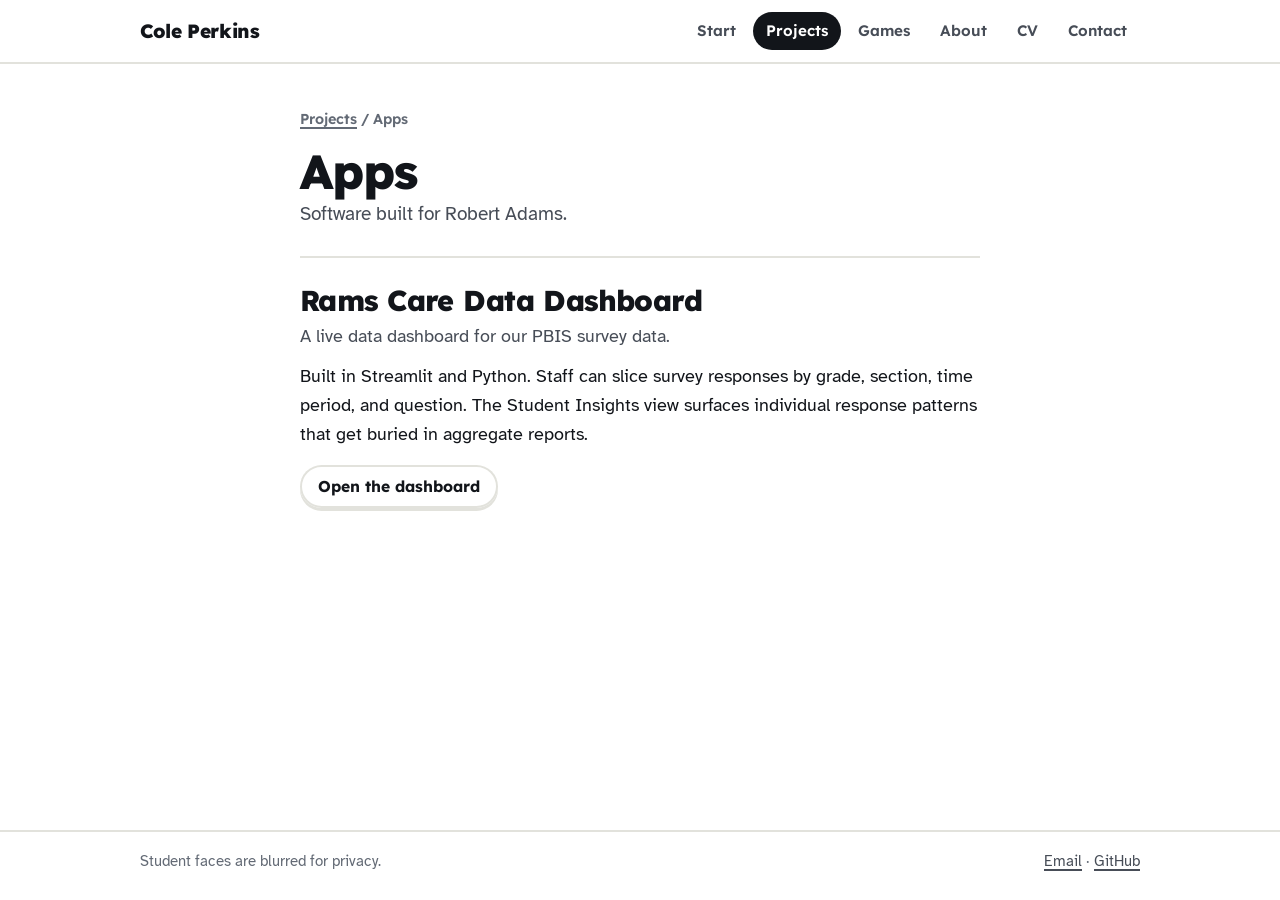
<file: work-apps.html>
<!DOCTYPE html>
<html lang="en">
<head>
  <meta charset="UTF-8">
  <meta name="viewport" content="width=device-width, initial-scale=1.0">
  <title>Apps | Cole Perkins</title>
  <link rel="preconnect" href="https://fonts.googleapis.com">
  <link rel="preconnect" href="https://fonts.gstatic.com" crossorigin>
  <link href="https://fonts.googleapis.com/css2?family=Atkinson+Hyperlegible:ital,wght@0,400;0,700;1,400&family=Lexend:wght@400;600;700;800&display=swap" rel="stylesheet">
  <link rel="stylesheet" href="style.css">
</head>
<body>

  <a class="skip" href="#main">Skip to content</a>
  <header class="top">
    <div class="top-in">
      <a class="brand" href="index.html">Cole Perkins</a>
      <nav aria-label="Main">
        <a href="index.html">Start</a>
        <a href="portfolio.html" class="active">Projects</a>
        <a href="games.html">Games</a>
        <a href="about.html">About</a>
        <a href="cv.html">CV</a>
        <a href="contact.html">Contact</a>
      </nav>
    </div>
  </header>

  <main id="main">

    <section>
      <p class="crumb"><a href="portfolio.html">Projects</a>  /  Apps</p>
      <h1>Apps</h1>
      <p class="lede">Software built for Robert Adams.</p>
    </section>

    <section>
      <div class="feature-title">
        <h2>Rams Care Data Dashboard</h2>
      </div>
      <p class="feature-descriptor">A live data dashboard for our PBIS survey data.</p>

      <div class="prose">
        <p>Built in Streamlit and Python. Staff can slice survey responses by grade, section, time period, and question. The Student Insights view surfaces individual response patterns that get buried in aggregate reports.</p>
      </div>

      <div class="feature-links">
        <a href="https://rams-pbis-data-explorer.streamlit.app/Student_Insights" target="_blank" rel="noopener">Open the dashboard</a>
      </div>
    </section>

  </main>

  <footer class="site-footer">
    <div class="foot-in">
      <span>Student faces are blurred for privacy.</span>
      <span><a href="mailto:cole.perkins@gmail.com">Email</a> &middot; <a href="https://github.com/perkinscole" target="_blank" rel="noopener">GitHub</a></span>
    </div>
  </footer>

</body>
</html>
</file>
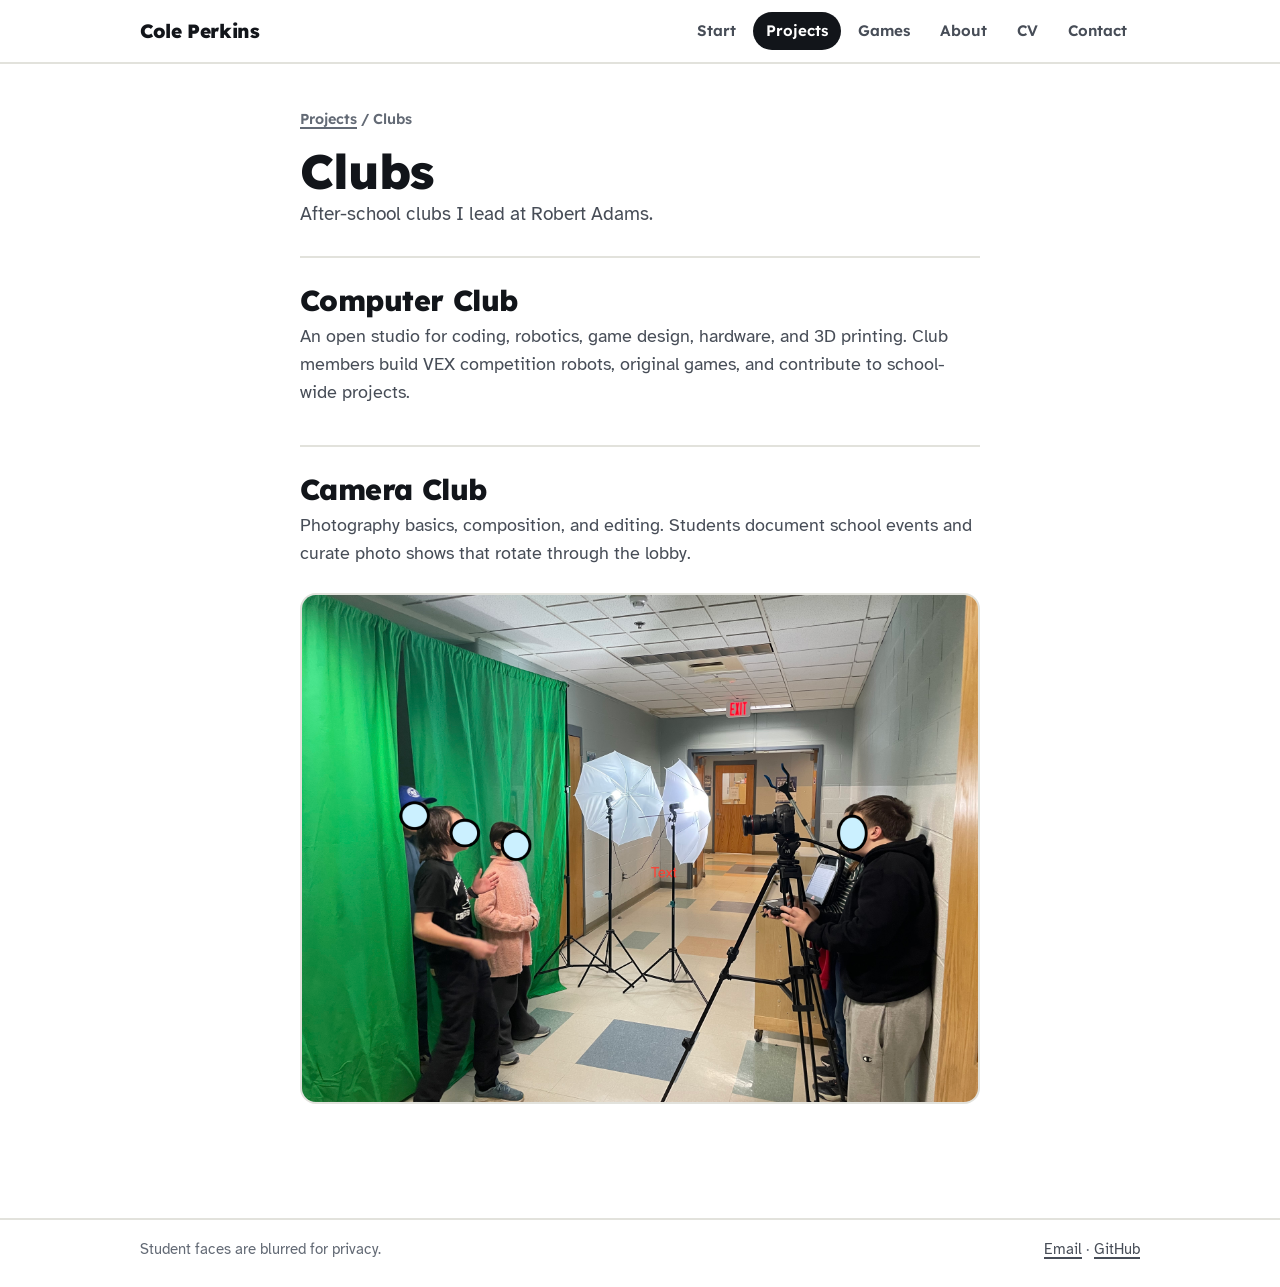
<file: work-clubs.html>
<!DOCTYPE html>
<html lang="en">
<head>
  <meta charset="UTF-8">
  <meta name="viewport" content="width=device-width, initial-scale=1.0">
  <title>Clubs | Cole Perkins</title>
  <link rel="preconnect" href="https://fonts.googleapis.com">
  <link rel="preconnect" href="https://fonts.gstatic.com" crossorigin>
  <link href="https://fonts.googleapis.com/css2?family=Atkinson+Hyperlegible:ital,wght@0,400;0,700;1,400&family=Lexend:wght@400;600;700;800&display=swap" rel="stylesheet">
  <link rel="stylesheet" href="style.css">
</head>
<body>

  <a class="skip" href="#main">Skip to content</a>
  <header class="top">
    <div class="top-in">
      <a class="brand" href="index.html">Cole Perkins</a>
      <nav aria-label="Main">
        <a href="index.html">Start</a>
        <a href="portfolio.html" class="active">Projects</a>
        <a href="games.html">Games</a>
        <a href="about.html">About</a>
        <a href="cv.html">CV</a>
        <a href="contact.html">Contact</a>
      </nav>
    </div>
  </header>

  <main id="main">

    <section>
      <p class="crumb"><a href="portfolio.html">Projects</a>  /  Clubs</p>
      <h1>Clubs</h1>
      <p class="lede">After-school clubs I lead at Robert Adams.</p>
    </section>

    <section>
      <div class="feature-title">
        <h2>Computer Club</h2>
      </div>
      <p class="feature-descriptor">An open studio for coding, robotics, game design, hardware, and 3D printing. Club members build VEX competition robots, original games, and contribute to school-wide projects.</p>
    </section>

    <section>
      <div class="feature-title">
        <h2>Camera Club</h2>
      </div>
      <p class="feature-descriptor">Photography basics, composition, and editing. Students document school events and curate photo shows that rotate through the lobby.</p>

      <div class="feature-media" style="margin-top:1.6rem;">
        <img src="images/camera-club.jpeg" alt="Camera Club members shooting portraits with a green screen and studio lights">
      </div>
    </section>

  </main>

  <footer class="site-footer">
    <div class="foot-in">
      <span>Student faces are blurred for privacy.</span>
      <span><a href="mailto:cole.perkins@gmail.com">Email</a> &middot; <a href="https://github.com/perkinscole" target="_blank" rel="noopener">GitHub</a></span>
    </div>
  </footer>

</body>
</html>
</file>
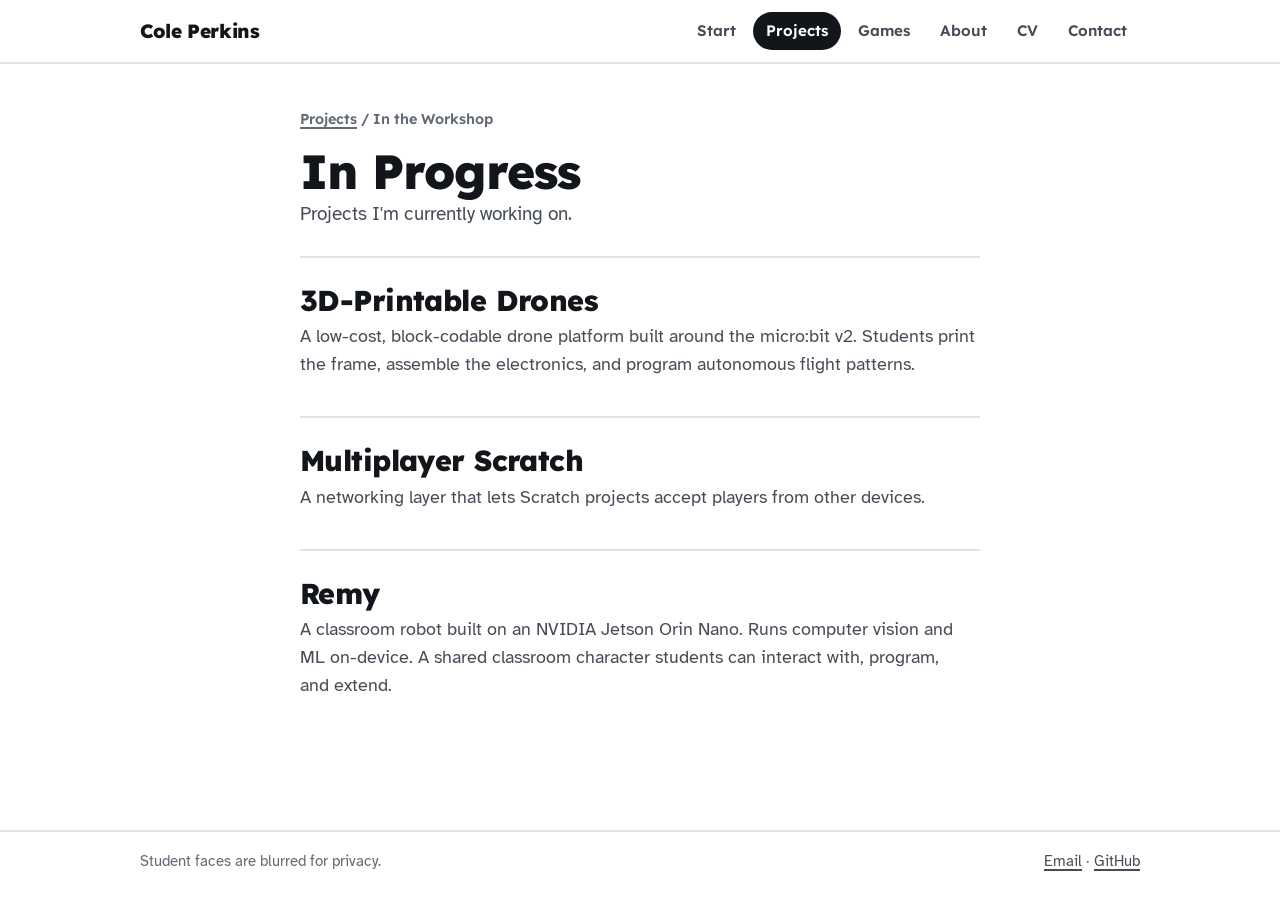
<file: work-special.html>
<!DOCTYPE html>
<html lang="en">
<head>
  <meta charset="UTF-8">
  <meta name="viewport" content="width=device-width, initial-scale=1.0">
  <title>In the Workshop | Cole Perkins</title>
  <link rel="preconnect" href="https://fonts.googleapis.com">
  <link rel="preconnect" href="https://fonts.gstatic.com" crossorigin>
  <link href="https://fonts.googleapis.com/css2?family=Atkinson+Hyperlegible:ital,wght@0,400;0,700;1,400&family=Lexend:wght@400;600;700;800&display=swap" rel="stylesheet">
  <link rel="stylesheet" href="style.css">
</head>
<body>

  <a class="skip" href="#main">Skip to content</a>
  <header class="top">
    <div class="top-in">
      <a class="brand" href="index.html">Cole Perkins</a>
      <nav aria-label="Main">
        <a href="index.html">Start</a>
        <a href="portfolio.html" class="active">Projects</a>
        <a href="games.html">Games</a>
        <a href="about.html">About</a>
        <a href="cv.html">CV</a>
        <a href="contact.html">Contact</a>
      </nav>
    </div>
  </header>

  <main id="main">

    <section>
      <p class="crumb"><a href="portfolio.html">Projects</a>  /  In the Workshop</p>
      <h1>In Progress</h1>
      <p class="lede">Projects I'm currently working on.</p>
    </section>

    <section id="microbit-drones">
      <div class="feature-title">
        <h2>3D-Printable Drones</h2>
      </div>
      <p class="feature-descriptor">A low-cost, block-codable drone platform built around the micro:bit v2. Students print the frame, assemble the electronics, and program autonomous flight patterns.</p>
    </section>

    <section id="multiplayer-scratch">
      <div class="feature-title">
        <h2>Multiplayer Scratch</h2>
      </div>
      <p class="feature-descriptor">A networking layer that lets Scratch projects accept players from other devices.</p>
    </section>

    <section id="remy">
      <div class="feature-title">
        <h2>Remy</h2>
      </div>
      <p class="feature-descriptor">A classroom robot built on an NVIDIA Jetson Orin Nano. Runs computer vision and ML on-device. A shared classroom character students can interact with, program, and extend.</p>
    </section>

  </main>

  <footer class="site-footer">
    <div class="foot-in">
      <span>Student faces are blurred for privacy.</span>
      <span><a href="mailto:cole.perkins@gmail.com">Email</a> &middot; <a href="https://github.com/perkinscole" target="_blank" rel="noopener">GitHub</a></span>
    </div>
  </footer>

</body>
</html>
</file>
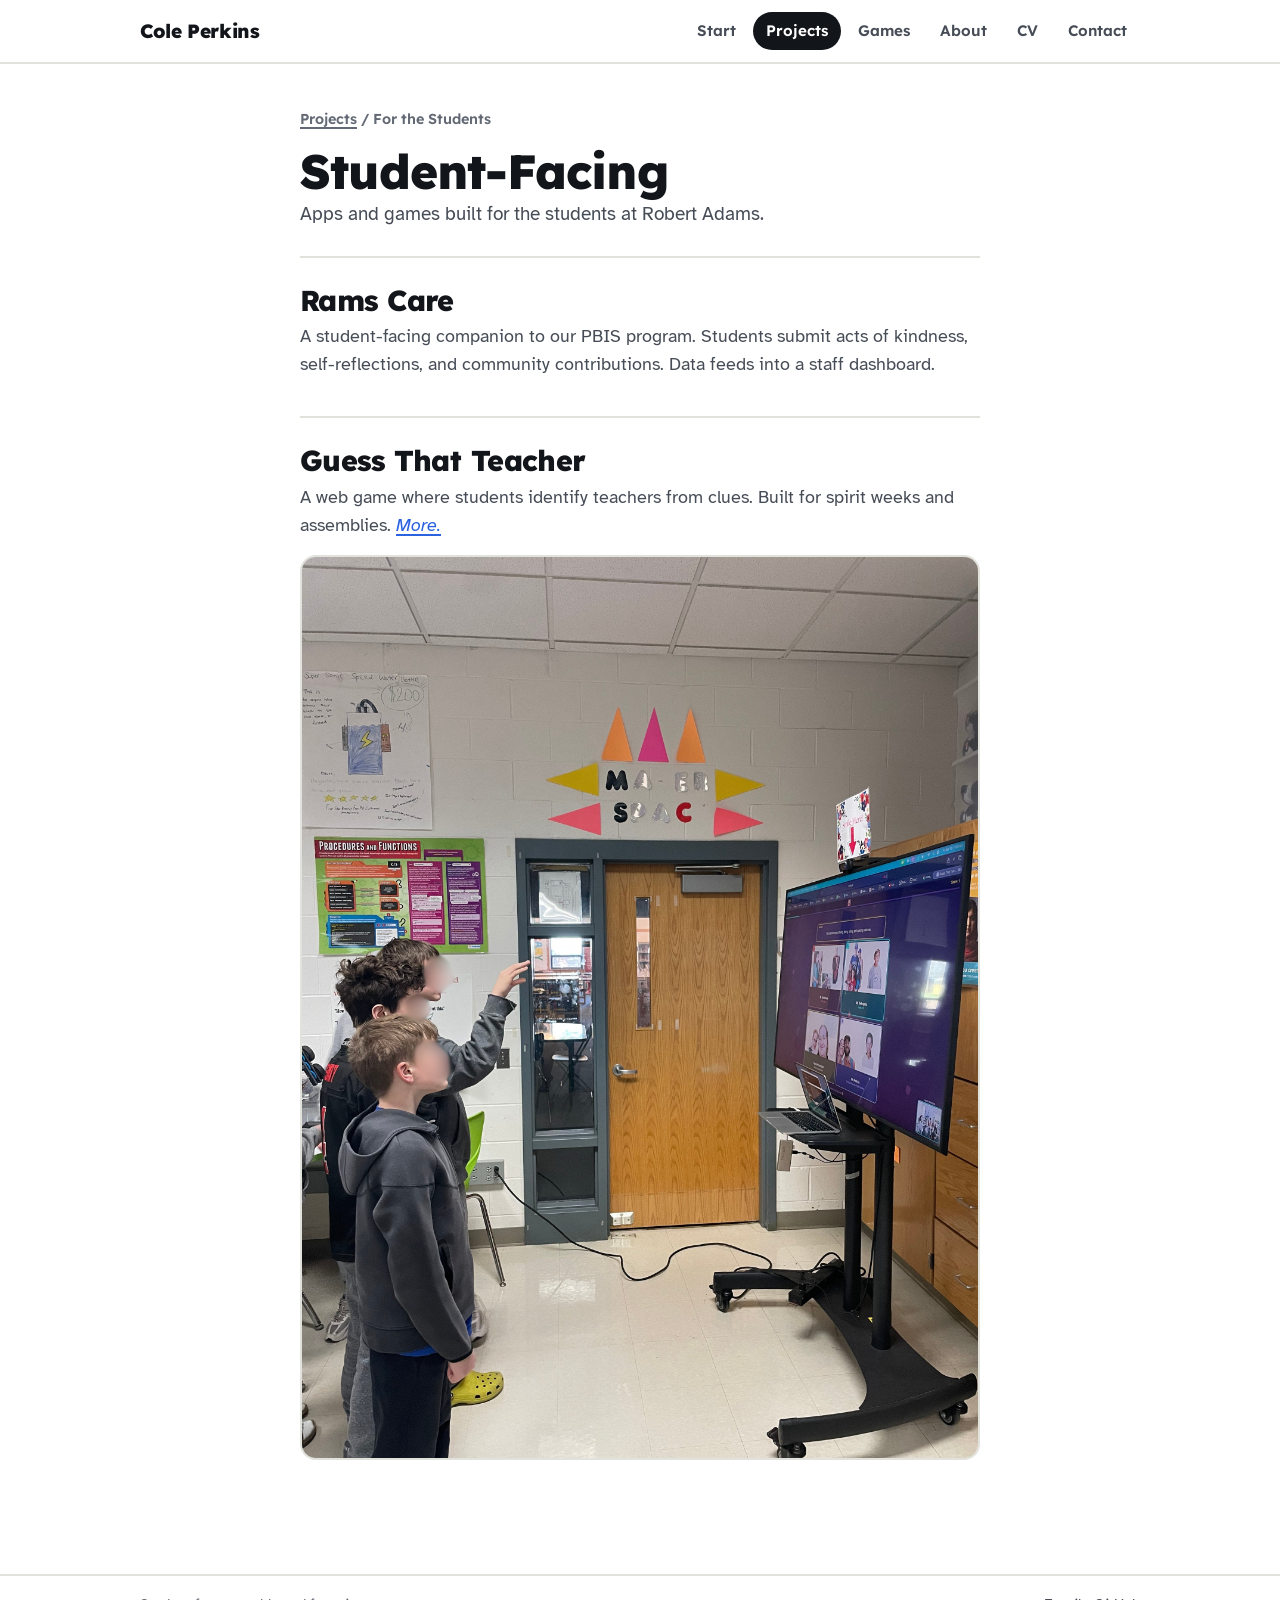
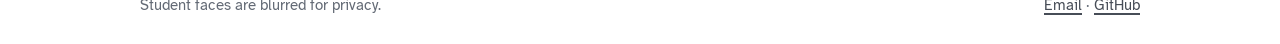
<file: work-student.html>
<!DOCTYPE html>
<html lang="en">
<head>
  <meta charset="UTF-8">
  <meta name="viewport" content="width=device-width, initial-scale=1.0">
  <title>For the Students | Cole Perkins</title>
  <link rel="preconnect" href="https://fonts.googleapis.com">
  <link rel="preconnect" href="https://fonts.gstatic.com" crossorigin>
  <link href="https://fonts.googleapis.com/css2?family=Atkinson+Hyperlegible:ital,wght@0,400;0,700;1,400&family=Lexend:wght@400;600;700;800&display=swap" rel="stylesheet">
  <link rel="stylesheet" href="style.css">
</head>
<body>

  <a class="skip" href="#main">Skip to content</a>
  <header class="top">
    <div class="top-in">
      <a class="brand" href="index.html">Cole Perkins</a>
      <nav aria-label="Main">
        <a href="index.html">Start</a>
        <a href="portfolio.html" class="active">Projects</a>
        <a href="games.html">Games</a>
        <a href="about.html">About</a>
        <a href="cv.html">CV</a>
        <a href="contact.html">Contact</a>
      </nav>
    </div>
  </header>

  <main id="main">

    <section>
      <p class="crumb"><a href="portfolio.html">Projects</a>  /  For the Students</p>
      <h1>Student-Facing</h1>
      <p class="lede">Apps and games built for the students at Robert Adams.</p>
    </section>

    <section>
      <div class="feature-title">
        <h2>Rams Care</h2>
      </div>
      <p class="feature-descriptor">A student-facing companion to our PBIS program. Students submit acts of kindness, self-reflections, and community contributions. Data feeds into a staff dashboard.</p>
    </section>

    <section>
      <div class="feature-title">
        <h2>Guess That Teacher</h2>
      </div>
      <p class="feature-descriptor">A web game where students identify teachers from clues. Built for spirit weeks and assemblies. <a href="guess-the-teacher.html" style="font-style:italic;">More.</a></p>

      <div class="feature-media">
        <img src="images/guess-teacher-test.jpg" alt="Students testing the Guess That Teacher app">
      </div>
    </section>

  </main>

  <footer class="site-footer">
    <div class="foot-in">
      <span>Student faces are blurred for privacy.</span>
      <span><a href="mailto:cole.perkins@gmail.com">Email</a> &middot; <a href="https://github.com/perkinscole" target="_blank" rel="noopener">GitHub</a></span>
    </div>
  </footer>

</body>
</html>
</file>
<file: style.css>
/* Cole Perkins. Short steps, one idea at a time. */

*, *::before, *::after { box-sizing: border-box; margin: 0; padding: 0; }

:root {
  --ink: #12151a;
  --ink-2: #474d57;
  --ink-3: #636a75;
  --bg: #ffffff;
  --panel: #f5f5f1;
  --line: #e2e2dc;

  --blue: #2a62e0;      --blue-soft: #e7eeff;
  --green: #17803f;     --green-soft: #e1f5e8;   --green-bright: #25b35c;
  --orange: #c2500c;    --orange-soft: #ffeadb;
  --purple: #5b3fd6;    --purple-soft: #ece8ff;

  --display: "Lexend", system-ui, -apple-system, "Segoe UI", sans-serif;
  --body: "Atkinson Hyperlegible", system-ui, -apple-system, "Segoe UI", sans-serif;

  --r: 16px;
  --col: 680px;

  /* Older inline styles on a few pages still read these. */
  --text-dim: var(--ink-3);
  --text-faint: var(--line);
}

html { background: var(--bg); scroll-behavior: smooth; -webkit-text-size-adjust: 100%; }
@media (prefers-reduced-motion: reduce) { html { scroll-behavior: auto; } }

body {
  font-family: var(--body);
  font-size: 1.125rem;
  line-height: 1.6;
  color: var(--ink);
  background: var(--bg);
  min-height: 100vh;
  display: flex;
  flex-direction: column;
  -webkit-font-smoothing: antialiased;
}

img, video { max-width: 100%; height: auto; display: block; }

a { color: var(--blue); text-decoration: underline; text-decoration-thickness: 2px; text-underline-offset: 3px; }
a:hover { color: var(--ink); }
:focus-visible { outline: 3px solid var(--blue); outline-offset: 3px; border-radius: 8px; }

h1, h2, h3 { font-family: var(--display); font-weight: 800; line-height: 1.12; letter-spacing: -.02em; color: var(--ink); text-wrap: balance; }
h1 { font-size: clamp(2.1rem, 6vw, 3rem); }
h2 { font-size: clamp(1.45rem, 4vw, 1.8rem); }
h3 { font-size: 1.15rem; font-weight: 700; letter-spacing: -.01em; }
p { text-wrap: pretty; }
p + p { margin-top: .9rem; }
strong, b { font-weight: 700; }

.skip { position: absolute; left: -999px; }
.skip:focus { left: 12px; top: 12px; z-index: 50; background: var(--bg); padding: 10px 14px; border: 2px solid var(--ink); border-radius: 10px; }

/* ---------- top bar ---------- */
.top { border-bottom: 2px solid var(--line); background: var(--bg); }
.top-in {
  max-width: 1040px; margin: 0 auto; padding: 12px 20px;
  display: flex; align-items: center; gap: 8px 20px; flex-wrap: wrap;
}
.brand { font-family: var(--display); font-weight: 800; font-size: 1.2rem; letter-spacing: -.02em; color: var(--ink); text-decoration: none; margin-right: auto; }
.top nav { display: flex; gap: 4px; flex-wrap: wrap; }
.top nav a {
  font-family: var(--display); font-weight: 600; font-size: .95rem;
  color: var(--ink-2); text-decoration: none;
  padding: 7px 13px; border-radius: 999px;
}
.top nav a:hover { background: var(--panel); color: var(--ink); }
.top nav a.active { background: var(--ink); color: #fff; }

/* ---------- page column ---------- */
main { width: 100%; max-width: calc(var(--col) + 40px); margin: 0 auto; padding: 44px 20px 72px; flex: 1; }
section { padding: 26px 0; }
section + section { border-top: 2px solid var(--line); }
section:first-of-type { padding-top: 0; }

.hero h1 { margin-bottom: 12px; }
.lede, .hero .intro p { font-size: 1.2rem; color: var(--ink-2); max-width: 54ch; }
.crumb { font-family: var(--display); font-weight: 600; font-size: .9rem; color: var(--ink-3); margin-bottom: 14px; }
.crumb a { color: var(--ink-3); }
.meta { font-size: .95rem; color: var(--ink-3); }
.meta a { display: inline-block; font-family: var(--display); font-weight: 600; font-style: normal !important; color: var(--ink-2) !important; text-decoration: none; background: var(--panel); padding: 5px 12px; border-radius: 999px; margin: 0 6px 8px 0 !important; border: 0 !important; }
.meta a:hover { background: var(--ink); color: #fff !important; }
section > h2 { margin-bottom: 14px; scroll-margin-top: 20px; }

/* ---------- buttons ---------- */
.btn {
  display: inline-flex; align-items: center; justify-content: center; gap: 8px;
  font-family: var(--display); font-weight: 700; font-size: 1.05rem;
  color: #fff; background: var(--ink); text-decoration: none;
  border: 0; border-radius: 999px; padding: 14px 30px; cursor: pointer;
  box-shadow: 0 4px 0 rgba(18, 21, 26, .28);
  transition: transform .08s ease, box-shadow .08s ease;
}
.btn:hover { color: #fff; transform: translateY(-1px); box-shadow: 0 5px 0 rgba(18, 21, 26, .28); }
.btn:active { transform: translateY(3px); box-shadow: 0 1px 0 rgba(18, 21, 26, .28); }
.btn.ghost { background: var(--bg); color: var(--ink); box-shadow: inset 0 0 0 2px var(--line), 0 4px 0 var(--line); }
.btn.ghost:hover { color: var(--ink); box-shadow: inset 0 0 0 2px var(--ink-3), 0 5px 0 var(--line); }
.btn.ghost:active { box-shadow: inset 0 0 0 2px var(--ink-3), 0 1px 0 var(--line); }
.btn-row { display: flex; gap: 12px; flex-wrap: wrap; margin-top: 20px; }

/* ---------- rows (project lists) ---------- */
.work-list { display: grid; gap: 8px; margin: 12px 0 6px; }
.work-list-item {
  display: grid; grid-template-columns: minmax(0, 1fr) auto; column-gap: 12px; align-items: center;
  padding: 13px 16px; background: var(--bg); color: var(--ink); text-decoration: none;
  border: 2px solid var(--line); border-bottom-width: 4px; border-radius: 14px;
  transition: border-color .12s ease, transform .08s ease;
}
.work-list-item::after { content: "\2192"; grid-column: 2; grid-row: 1 / span 2; font-family: var(--display); font-weight: 700; color: var(--ink-3); }
.work-list-item:hover { border-color: var(--ink); color: var(--ink); }
.work-list-item:hover::after { color: var(--ink); }
.work-list-item:active { transform: translateY(2px); }
.work-list-item .title { grid-column: 1; font-family: var(--display); font-weight: 700; font-size: 1.05rem; }
.work-list-item .descriptor { grid-column: 1; font-size: .97rem; color: var(--ink-3); }
.work-list-item.sub { margin-left: 22px; border-bottom-width: 2px; padding: 10px 14px; }
.work-list-item.sub .title { font-size: 1rem; }

/* ---------- features, media, prose ---------- */
.feature-title { display: flex; align-items: baseline; gap: 10px; flex-wrap: wrap; margin-bottom: 6px; }
.feature-descriptor { color: var(--ink-2); font-size: 1.1rem; margin-bottom: 12px; max-width: 58ch; }
h3.version { margin: 34px 0 8px; }
.feature-media { margin: 16px 0; }
.feature-media img, .feature-media video,
.feature-media-grid img, .feature-media-grid video { width: 100%; border-radius: var(--r); border: 2px solid var(--line); background: var(--panel); }
.feature-media-grid { display: grid; grid-template-columns: 1fr 1fr; gap: 10px; margin: 16px 0; }
.feature-media-grid img, .feature-media-grid video { aspect-ratio: 4 / 3; object-fit: cover; }
.feature-links { margin-top: 16px; display: flex; gap: 10px; flex-wrap: wrap; }
.feature-links a {
  font-family: var(--display); font-weight: 700; font-size: .98rem; color: var(--ink); text-decoration: none;
  padding: 9px 18px; border-radius: 999px; box-shadow: inset 0 0 0 2px var(--line), 0 3px 0 var(--line);
}
.feature-links a:hover { box-shadow: inset 0 0 0 2px var(--ink), 0 3px 0 var(--line); }

.prose { max-width: 60ch; }
.prose h2 { margin-top: 22px; margin-bottom: 8px; }
.prose ul, .cv-entry ul { padding-left: 22px; margin: 8px 0 10px; }
.prose li, .cv-entry li { margin-bottom: 5px; }
.prose li::marker, .cv-entry li::marker { color: var(--ink-3); }

/* ---------- topics ---------- */
.topics { display: grid; grid-template-columns: 1fr 1fr; gap: 10px; margin: 12px 0 8px; }
.topic { background: var(--panel); border-radius: var(--r); padding: 16px 18px; }
.topic h3 { margin-bottom: 4px; }
.topic p { font-size: .98rem; color: var(--ink-2); }

/* ---------- contact ---------- */
.contact-list { list-style: none; display: grid; gap: 8px; }
.contact-list li { display: grid; grid-template-columns: 6rem minmax(0, 1fr); align-items: baseline; padding: 13px 16px; border: 2px solid var(--line); border-radius: 14px; overflow-wrap: anywhere; }
.contact-list .label { font-family: var(--display); font-weight: 700; font-size: .85rem; text-transform: uppercase; letter-spacing: .06em; color: var(--ink-3); }

/* ---------- CV ---------- */
.cv-section { margin-bottom: 30px; }
.cv-section-title { font-family: var(--display); font-weight: 800; font-size: .85rem; text-transform: uppercase; letter-spacing: .08em; color: var(--ink-3); padding-bottom: 6px; border-bottom: 2px solid var(--line); margin-bottom: 14px; }
.cv-entry { margin-bottom: 18px; }
.cv-entry-line { display: grid; grid-template-columns: minmax(0, 1fr) auto; gap: 12px; align-items: baseline; }
.cv-entry-line h3 { font-size: 1.08rem; }
.cv-entry-line .date { font-size: .9rem; color: var(--ink-3); white-space: nowrap; font-variant-numeric: tabular-nums; }
.cv-entry .org { color: var(--ink-2); font-size: 1rem; margin-bottom: 4px; }
.cv-entry li { font-size: 1rem; }

/* ---------- footer ---------- */
.site-footer { border-top: 2px solid var(--line); font-size: .92rem; color: var(--ink-3); }
.foot-in { max-width: 1040px; margin: 0 auto; padding: 18px 20px 26px; display: flex; gap: 8px 20px; flex-wrap: wrap; justify-content: space-between; }
.site-footer a { color: var(--ink-2); }

/* =====================================================
   Home page: the lesson
   ===================================================== */
.learn { padding-top: 36px; }
.learn section { padding: 0; border: 0; }

.eyebrow { font-family: var(--display); font-weight: 700; font-size: .82rem; text-transform: uppercase; letter-spacing: .09em; color: var(--ink-3); margin-bottom: 10px; }
.chooser h1 { margin-bottom: 12px; }
.chooser .lede { margin-bottom: 30px; }
.ask { font-family: var(--display); font-weight: 800; font-size: 1.3rem; letter-spacing: -.01em; margin-bottom: 14px; }

.paths { display: grid; gap: 12px; }
.path {
  display: grid; grid-template-columns: 52px minmax(0, 1fr) auto; gap: 4px 16px; align-items: center;
  padding: 16px 18px; background: var(--bg); color: var(--ink); text-decoration: none;
  border: 2px solid var(--line); border-bottom-width: 5px; border-radius: 18px;
  transition: border-color .12s ease, transform .08s ease;
}
.path:hover { border-color: var(--c, var(--ink)); color: var(--ink); }
.path:active { transform: translateY(3px); border-bottom-width: 2px; margin-bottom: 3px; }
.path .icon { grid-row: 1 / span 2; width: 52px; height: 52px; border-radius: 14px; display: grid; place-items: center; background: var(--c-soft, var(--panel)); color: var(--c, var(--ink)); }
.path .icon svg { width: 26px; height: 26px; fill: none; stroke: currentColor; stroke-width: 2.2; stroke-linecap: round; stroke-linejoin: round; }
.path .name { grid-column: 2; font-family: var(--display); font-weight: 800; font-size: 1.2rem; letter-spacing: -.01em; }
.path .what { grid-column: 2; color: var(--ink-2); font-size: 1rem; }
.path .len { grid-column: 3; grid-row: 1 / span 2; font-family: var(--display); font-weight: 700; font-size: .82rem; color: var(--ink-3); white-space: nowrap; }
.path.is-done .len { color: var(--green); background: var(--green-soft); padding: 4px 10px; border-radius: 999px; }

.p-build { --c: var(--blue); --c-soft: var(--blue-soft); }
.p-teach { --c: var(--green); --c-soft: var(--green-soft); }
.p-games { --c: var(--orange); --c-soft: var(--orange-soft); }
.p-short { --c: var(--purple); --c-soft: var(--purple-soft); }

.skip-links { margin-top: 26px; font-size: 1rem; color: var(--ink-3); }

/* lesson bar */
.lesson-bar { position: sticky; top: 0; z-index: 20; background: var(--bg); border-bottom: 2px solid var(--line); }
.lesson-bar[hidden] { display: none; }
.lesson-bar-in { max-width: calc(var(--col) + 40px); margin: 0 auto; padding: 12px 20px; display: grid; grid-template-columns: auto minmax(0, 1fr) auto; gap: 14px; align-items: center; }
.exit { width: 38px; height: 38px; border-radius: 50%; border: 0; background: var(--panel); color: var(--ink-2); cursor: pointer; display: grid; place-items: center; }
.exit:hover { background: var(--ink); color: #fff; }
.exit svg { width: 16px; height: 16px; stroke: currentColor; stroke-width: 2.6; stroke-linecap: round; fill: none; }
.track { height: 12px; border-radius: 999px; background: var(--panel); overflow: hidden; }
.fill { height: 100%; width: 0; border-radius: 999px; background: var(--green-bright); transition: width .35s ease; }
.count { font-family: var(--display); font-weight: 700; font-size: .9rem; color: var(--ink-3); font-variant-numeric: tabular-nums; }

/* lesson + steps */
.lesson > .eyebrow { color: var(--c, var(--ink-3)); margin-bottom: 18px; }
.lesson + .lesson { margin-top: 56px; padding-top: 40px; border-top: 2px solid var(--line); }
.step { padding: 0 0 34px; scroll-margin-top: 84px; }
.step + .step { padding-top: 34px; border-top: 2px solid var(--line); }
.step h2 { margin-bottom: 12px; }
.step h2:focus { outline: none; }
.step p { font-size: 1.15rem; color: var(--ink-2); max-width: 58ch; }
.step p strong { color: var(--ink); }
.step img { width: 100%; border-radius: var(--r); border: 2px solid var(--line); margin-top: 18px; background: var(--panel); }
.step .pair { display: grid; grid-template-columns: 1fr 1fr; gap: 10px; margin-top: 18px; }
.step .pair img { margin-top: 0; aspect-ratio: 4 / 3; object-fit: cover; }
.step figure figcaption, .cap { font-size: .92rem; color: var(--ink-3); margin-top: 8px; }
.step .work-list { margin-top: 18px; }
.step-actions { margin-top: 24px; }

.stats { display: grid; grid-template-columns: repeat(3, minmax(0, 1fr)); gap: 10px; margin-top: 18px; }
.stat { background: var(--panel); border-radius: var(--r); padding: 16px 14px; }
.stat b { display: block; font-family: var(--display); font-weight: 800; font-size: clamp(1.7rem, 6vw, 2.3rem); line-height: 1; letter-spacing: -.03em; color: var(--c, var(--ink)); }
.stat span { display: block; margin-top: 6px; font-size: .95rem; color: var(--ink-2); }

.rules { list-style: none; display: grid; gap: 10px; margin-top: 18px; counter-reset: rule; }
.rules li { counter-increment: rule; display: grid; grid-template-columns: 36px minmax(0, 1fr); gap: 2px 14px; background: var(--panel); border-radius: var(--r); padding: 15px 16px; }
.rules li::before { content: counter(rule); grid-row: 1 / span 2; width: 36px; height: 36px; border-radius: 50%; display: grid; place-items: center; background: var(--bg); font-family: var(--display); font-weight: 800; color: var(--c, var(--ink)); }
.rules b { font-family: var(--display); font-weight: 700; color: var(--ink); }
.rules span { grid-column: 2; color: var(--ink-2); font-size: 1rem; }

.timeline { list-style: none; margin-top: 18px; display: grid; gap: 0; }
.timeline li { display: grid; grid-template-columns: 4.6rem minmax(0, 1fr); gap: 14px; padding: 13px 0; border-bottom: 2px solid var(--line); }
.timeline li:last-child { border-bottom: 0; }
.timeline .yr { font-family: var(--display); font-weight: 800; color: var(--c, var(--ink)); font-variant-numeric: tabular-nums; }
.timeline b { font-family: var(--display); font-weight: 700; color: var(--ink); }
.timeline span { color: var(--ink-2); }

/* quiz */
.quiz { margin-top: 20px; }
.quiz .q { font-family: var(--display); font-weight: 700; font-size: 1.15rem; color: var(--ink); margin-bottom: 12px; }
.options { display: grid; gap: 10px; }
.option {
  font-family: var(--display); font-weight: 600; font-size: 1.05rem; text-align: left; color: var(--ink);
  background: var(--bg); border: 2px solid var(--line); border-bottom-width: 4px; border-radius: 14px;
  padding: 13px 18px; cursor: pointer; transition: border-color .12s ease, transform .08s ease, background .12s ease;
}
.option:hover:not(:disabled) { border-color: var(--ink-3); }
.option:active:not(:disabled) { transform: translateY(2px); }
.option:disabled { cursor: default; color: var(--ink-3); }
.option.is-correct { border-color: var(--green-bright); background: var(--green-soft); color: var(--ink); }
.option.is-correct::after { content: "  \2713"; color: var(--green); font-weight: 800; }
.option.is-wrong { border-color: var(--ink-3); background: var(--panel); text-decoration: line-through; }
.feedback { margin-top: 14px; background: var(--panel); border-radius: var(--r); padding: 16px 18px; }
.feedback p { font-size: 1.08rem; color: var(--ink-2); }
.verdict { font-family: var(--display); font-weight: 800; color: var(--ink); }
.verdict.ok { color: var(--green); }

.wrap-up { background: var(--panel); border-radius: 20px; padding: 26px 24px 28px !important; border: 0 !important; margin-top: 34px; }
.wrap-up h2 { margin-bottom: 8px; }

/* With scripting on, steps arrive one at a time. Without it, everything is simply on the page. */
.js .lesson { display: none; margin: 0; padding: 0; border: 0; }
.js .lesson.active { display: block; }
.js .step { display: none; }
.js .step.shown { display: block; animation: rise .28s ease both; }
.js .quiz:not(.answered) .feedback { display: none; }
.js .step.needs-answer .quiz ~ * { display: none; }
.js .step.passed .step-actions { display: none; }
.js body.in-lesson .chooser { display: none; }
.js body.in-lesson .top { display: none; }
@keyframes rise { from { opacity: 0; transform: translateY(10px); } to { opacity: 1; transform: none; } }
@media (prefers-reduced-motion: reduce) {
  .js .step.shown { animation: none; }
  .fill, .btn, .path, .option, .work-list-item { transition: none; }
}

/* ---------- small screens ---------- */
@media (max-width: 600px) {
  body { font-size: 1.06rem; }
  main { padding: 30px 16px 56px; }
  .top-in { padding: 10px 14px; }
  .top nav { width: 100%; flex-wrap: nowrap; overflow-x: auto; margin: 0 -6px; padding-bottom: 2px; scrollbar-width: none; }
  .top nav::-webkit-scrollbar { display: none; }
  .top nav { gap: 0; }
  .top nav a { white-space: nowrap; padding: 6px 7px; font-size: .85rem; }
  .feature-media-grid, .topics, .step .pair { grid-template-columns: 1fr; }
  .path { grid-template-columns: 46px minmax(0, 1fr); padding: 14px; }
  .path .icon { width: 46px; height: 46px; }
  .path .len { grid-column: 2; grid-row: auto; justify-self: start; margin-top: 4px; }
  .stats { gap: 8px; }
  .stat { padding: 13px 10px; }
  .cv-entry-line { grid-template-columns: 1fr; gap: 0; }
  .contact-list li { grid-template-columns: 1fr; gap: 2px; }
  .timeline li { grid-template-columns: 3.6rem minmax(0, 1fr); gap: 10px; }
  .work-list-item.sub { margin-left: 12px; }
  .step p { font-size: 1.08rem; }
  .lesson-bar-in { padding: 10px 14px; gap: 10px; }
}

@media print {
  .top, .site-footer, .lesson-bar, .step-actions { display: none; }
  body { font-size: 11pt; }
  main { max-width: 100%; padding: 0; }
  a { color: #000; text-decoration: none; }
}
</file>
